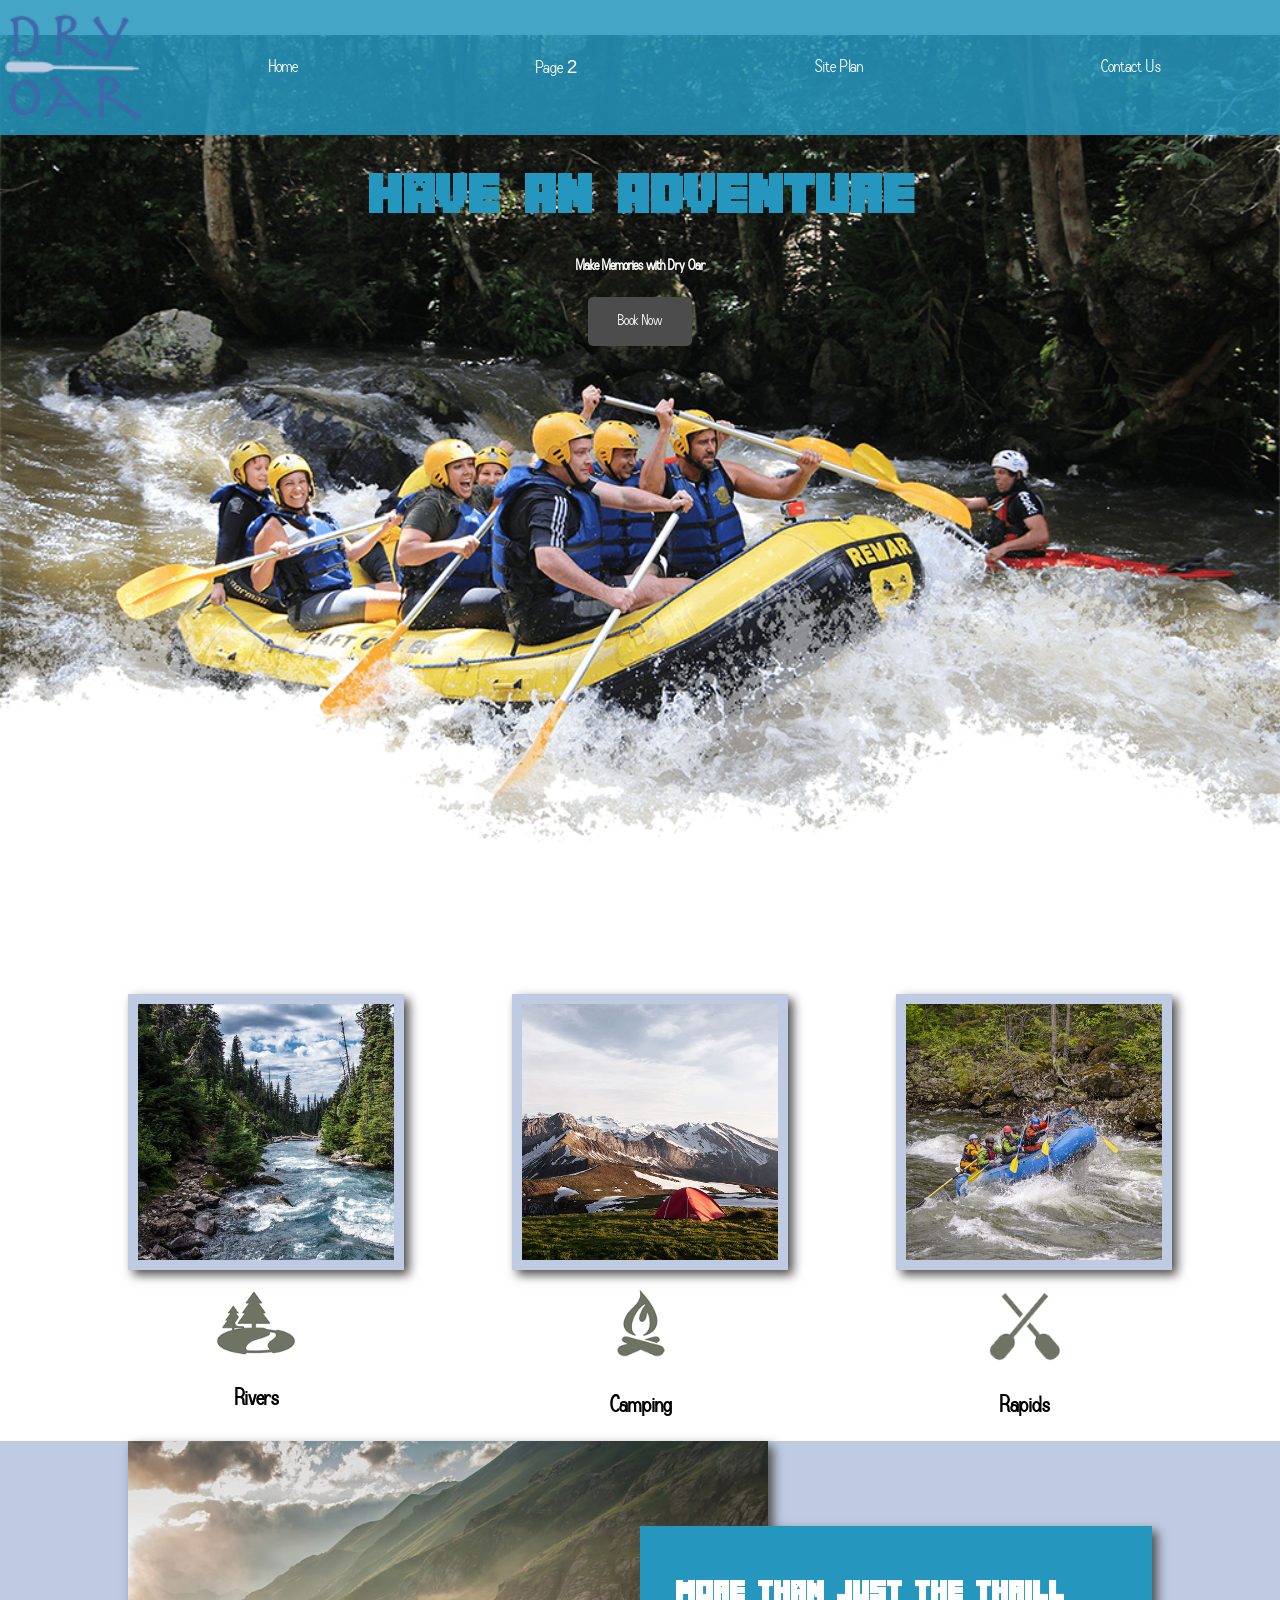
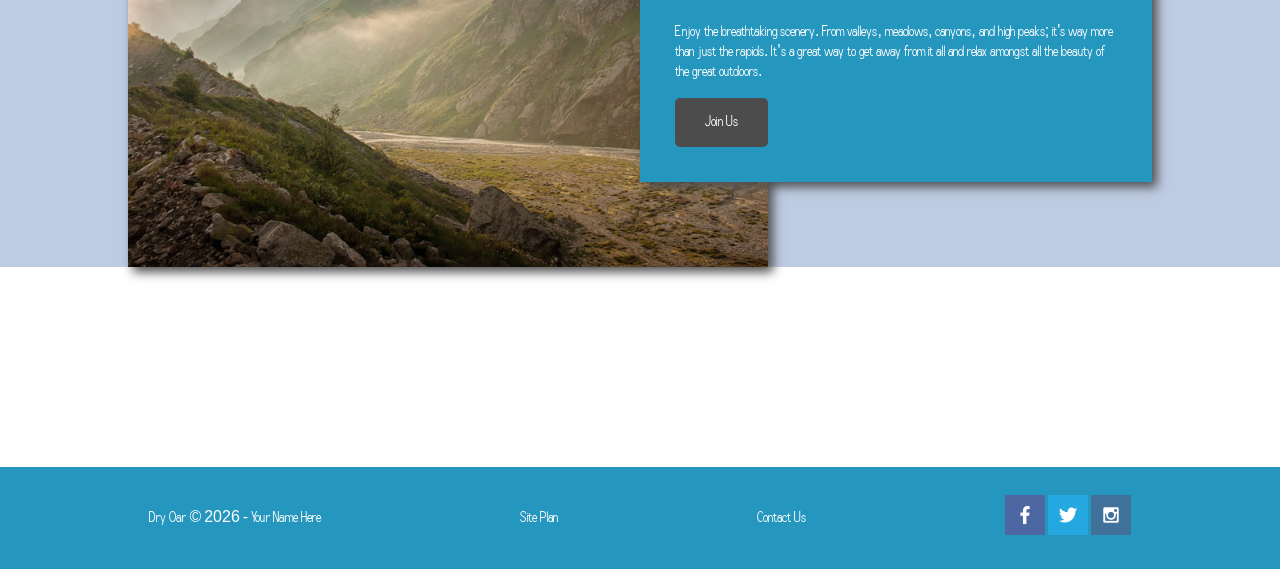
<file: index.html>
<!DOCTYPE html>
<html lang="en">
<head>
    <meta charset="UTF-8">
    <meta name="viewport" content="width=device-width, initial-scale=1.0">
    <title>Whitewater Rafting Vacations | Dry Oar Boating | Home</title>
    <link rel="stylesheet" href="wwr/styles/style.css">
</head>
<body>
    <div id="content">
        <header>
            <a id="logo_link" href="index.html">
                <img class="logo" src="wwr/images/bluelogo.png" alt="Dry Oar Logo">
            </a>
            <nav>
                <a href="index.html">Home</a>
                <a href="#">Page 2</a>
                <a href="wwr/site-plan-rafting.html">Site Plan</a>
                <a href="contactus.html">Contact Us</a>
            </nav>
        </header>

        <div id="hero">
            <div id="hero-box">
                <img id="hero-img" src="wwr/images/hero.png" alt="People enjoying white water rafting">
            </div>
            <section id="hero-msg">
                <h1 class="home-title">Have An Adventure</h1>
                <h4>Make Memories with Dry Oar </h4>
                <div class='button-box'>
                    <a class='book' href="contactus.html">Book Now</a>
                </div>
            </section>
        </div>

        <main class="home-grid">
            <section class="rivers-card">
                <img class="card-img" src="wwr/images/rivers.jpg" alt="river in forest">
                <img class="icon" src="wwr/images/river_icon.png" alt="river icon">
                <h2>Rivers</h2>
            </section>

            <section class="camping-card">
                <img class="card-img" src="wwr/images/camping.jpg" alt="tent in mountains">
                <img class="icon" src="wwr/images/fire_icon.png" alt="fire icon">
                <h2>Camping</h2>
            </section>

            <section class="rapids-card">
                <img class="card-img" src="wwr/images/rapids.jpg" alt="rafting boat">
                <img class="icon" src="wwr/images/oars.png" alt="oars icon">
                <h2>Rapids</h2>
            </section>

            <div id="background"></div> 
            <img class="mountains" src="wwr/images/mountains.jpg" alt="Misty mountains">
            
            <section class="msg">
                <h2>More Than Just The Thrill</h2>
                <p>Enjoy the breathtaking scenery. From valleys, meadows, canyons, and high peaks; it's way more than just the rapids. It's a great way to get away from it all and relax amongst all the beauty of the great outdoors. </p>
                <a class='join' href="rivers.html">Join Us</a>
            </section>
        </main>

        <footer>
            <p>Dry Oar &copy; 2026 - Your Name Here</p>
            <p><a href="site-plan-rafting.html">Site Plan</a></p>
            <p><a href="contactus.html">Contact Us</a></p>
            <div class="social">
                <a href="https://facebook.com" target="_blank">
                    <img src="wwr/images/facebook.png" alt="fb icon">
                </a>
                <a href="https://twitter.com" target="_blank">
                    <img src="wwr/images/twitter.png" alt="twitter icon">
                </a>
                <a href="https://instagram.com" target="_blank">
                    <img src="wwr/images/instagram.png" alt="instagram icon">
                </a>
            </div>
        </footer>
    </div>
</body>
</html>
</file>
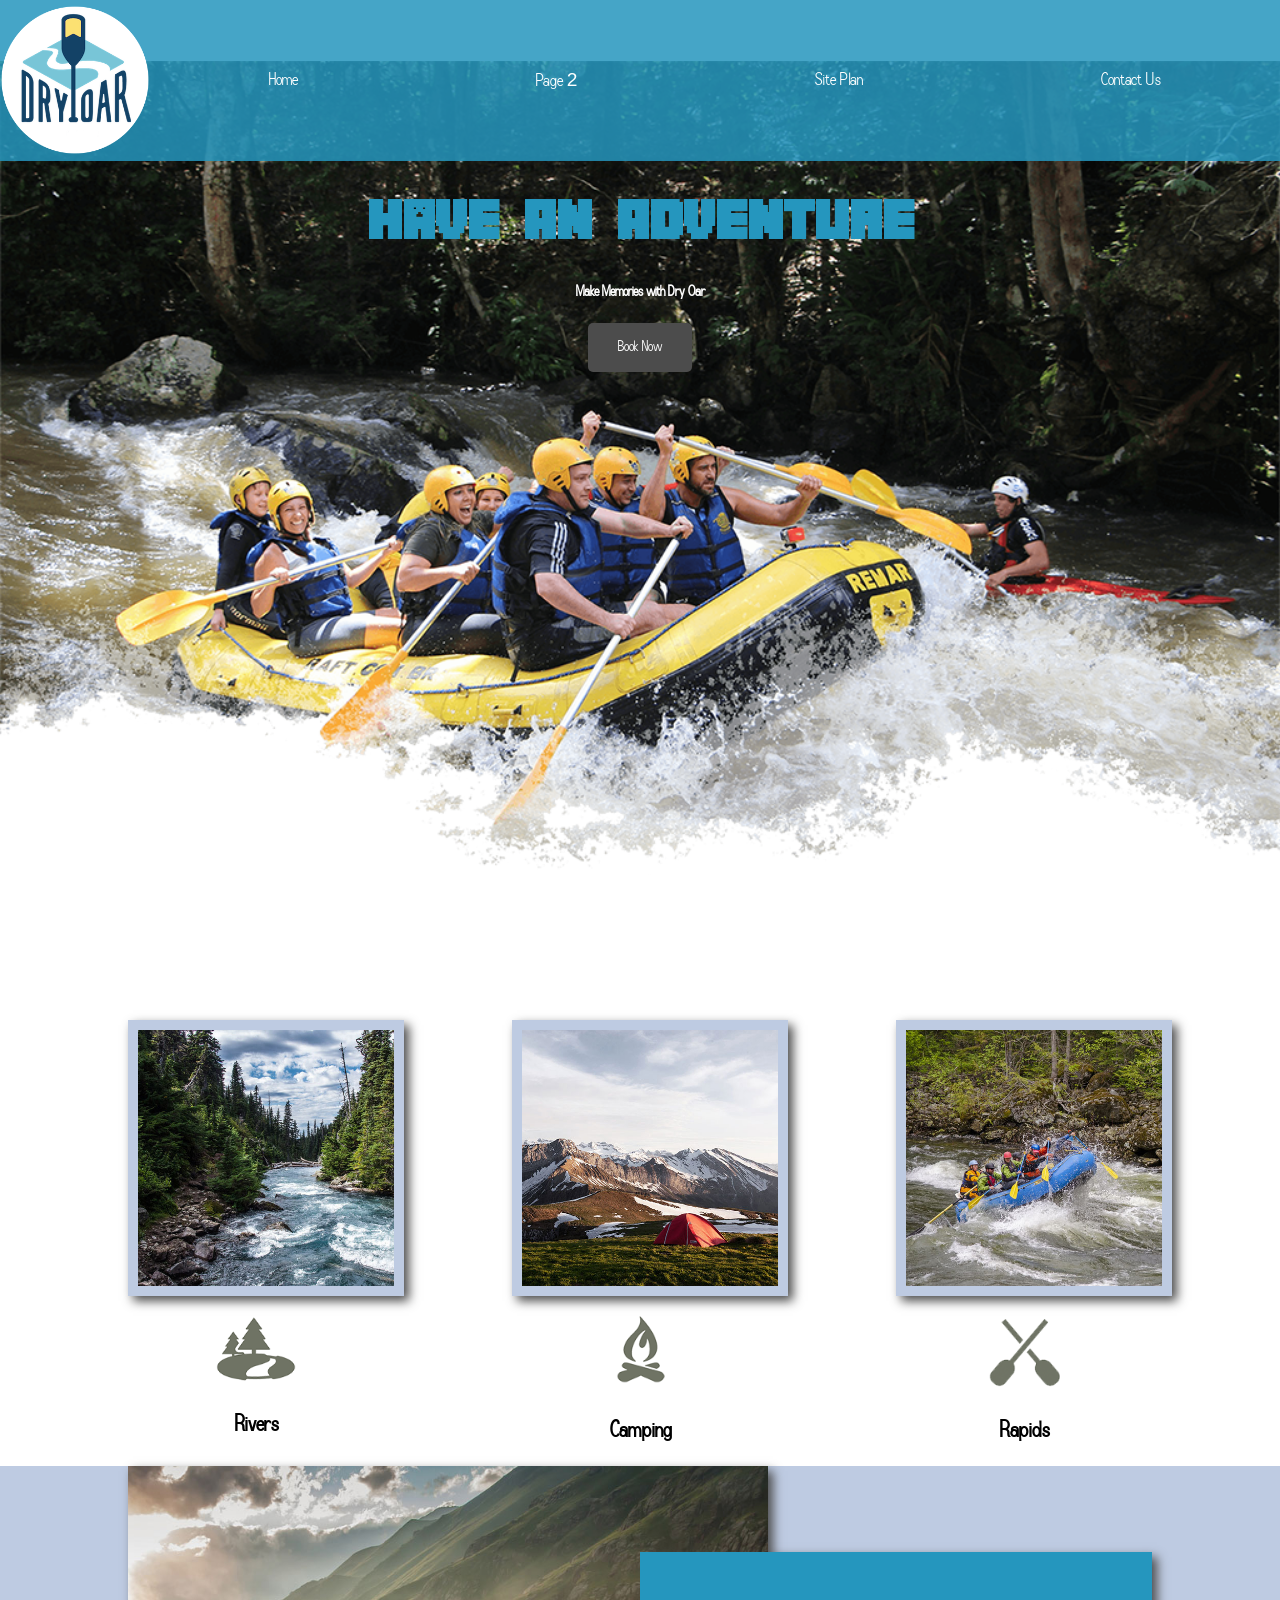
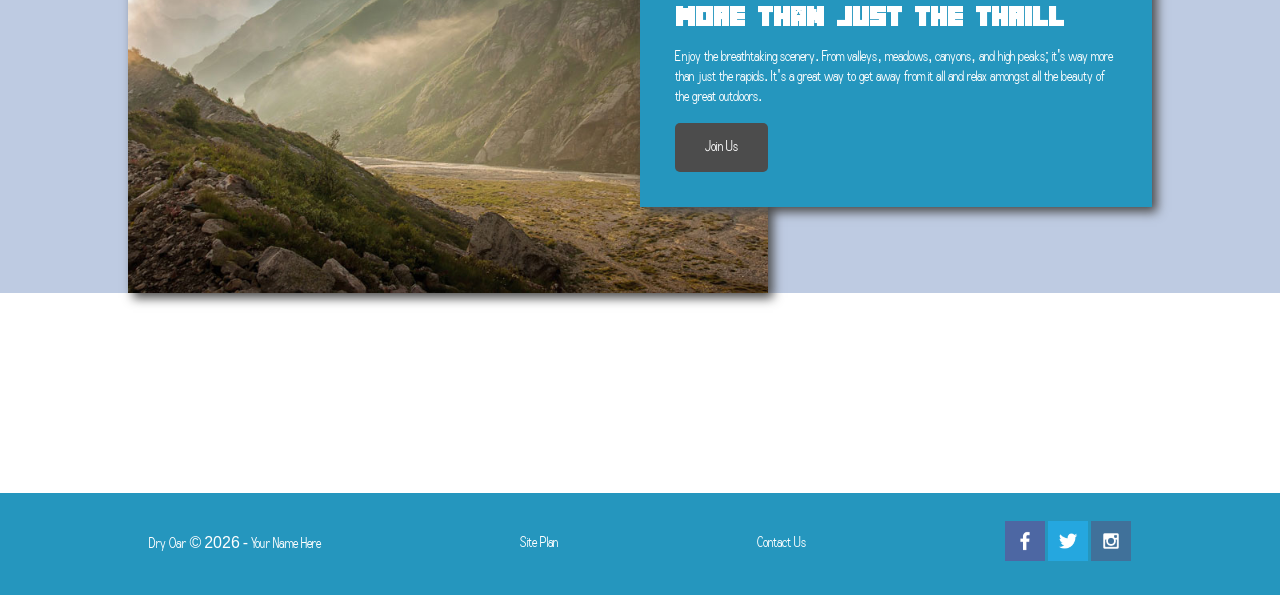
<file: wwr/index.html>
<!DOCTYPE html>
<html lang="en">
<head>
    <meta charset="UTF-8">
    <meta name="viewport" content="width=device-width, initial-scale=1.0">
    <title>Whitewater Rafting Vacations | Dry Oar Boating | Home</title>
    <link rel="stylesheet" href="styles/style.css">
</head>
<body>
    <div id="content">
        <header>
            <a id="logo_link" href="index.html">
                <img class="logo" src="images/logo.png" alt="Dry Oar Logo">
            </a>
            <nav>
                <a href="index.html">Home</a>
                <a href="#">Page 2</a>
                <a href="site-plan-rafting.html">Site Plan</a>
                <a href="contactus.html">Contact Us</a>
            </nav>
        </header>

        <div id="hero">
            <div id="hero-box">
                <img id="hero-img" src="images/hero.png" alt="People enjoying white water rafting">
            </div>
            <section id="hero-msg">
                <h1 class="home-title">Have An Adventure</h1>
                <h4>Make Memories with Dry Oar </h4>
                <div class='button-box'>
                    <a class='book' href="contactus.html">Book Now</a>
                </div>
            </section>
        </div>

        <main class="home-grid">
            <section class="rivers-card">
                <img class="card-img" src="images/rivers.jpg" alt="river in forest">
                <img class="icon" src="images/river_icon.png" alt="river icon">
                <h2>Rivers</h2>
            </section>

            <section class="camping-card">
                <img class="card-img" src="images/camping.jpg" alt="tent in mountains">
                <img class="icon" src="images/fire_icon.png" alt="fire icon">
                <h2>Camping</h2>
            </section>

            <section class="rapids-card">
                <img class="card-img" src="images/rapids.jpg" alt="rafting boat">
                <img class="icon" src="images/oars.png" alt="oars icon">
                <h2>Rapids</h2>
            </section>

            <div id="background"></div> 
            <img class="mountains" src="images/mountains.jpg" alt="Misty mountains">
            
            <section class="msg">
                <h2>More Than Just The Thrill</h2>
                <p>Enjoy the breathtaking scenery. From valleys, meadows, canyons, and high peaks; it's way more than just the rapids. It's a great way to get away from it all and relax amongst all the beauty of the great outdoors. </p>
                <a class='join' href="rivers.html">Join Us</a>
            </section>
        </main>

        <footer>
            <p>Dry Oar &copy; 2026 - Your Name Here</p>
            <p><a href="site-plan-rafting.html">Site Plan</a></p>
            <p><a href="contactus.html">Contact Us</a></p>
            <div class="social">
                <a href="https://facebook.com" target="_blank">
                    <img src="images/facebook.png" alt="fb icon">
                </a>
                <a href="https://twitter.com" target="_blank">
                    <img src="images/twitter.png" alt="twitter icon">
                </a>
                <a href="https://instagram.com" target="_blank">
                    <img src="images/instagram.png" alt="instagram icon">
                </a>
            </div>
        </footer>
    </div>
</body>
</html>
</file>
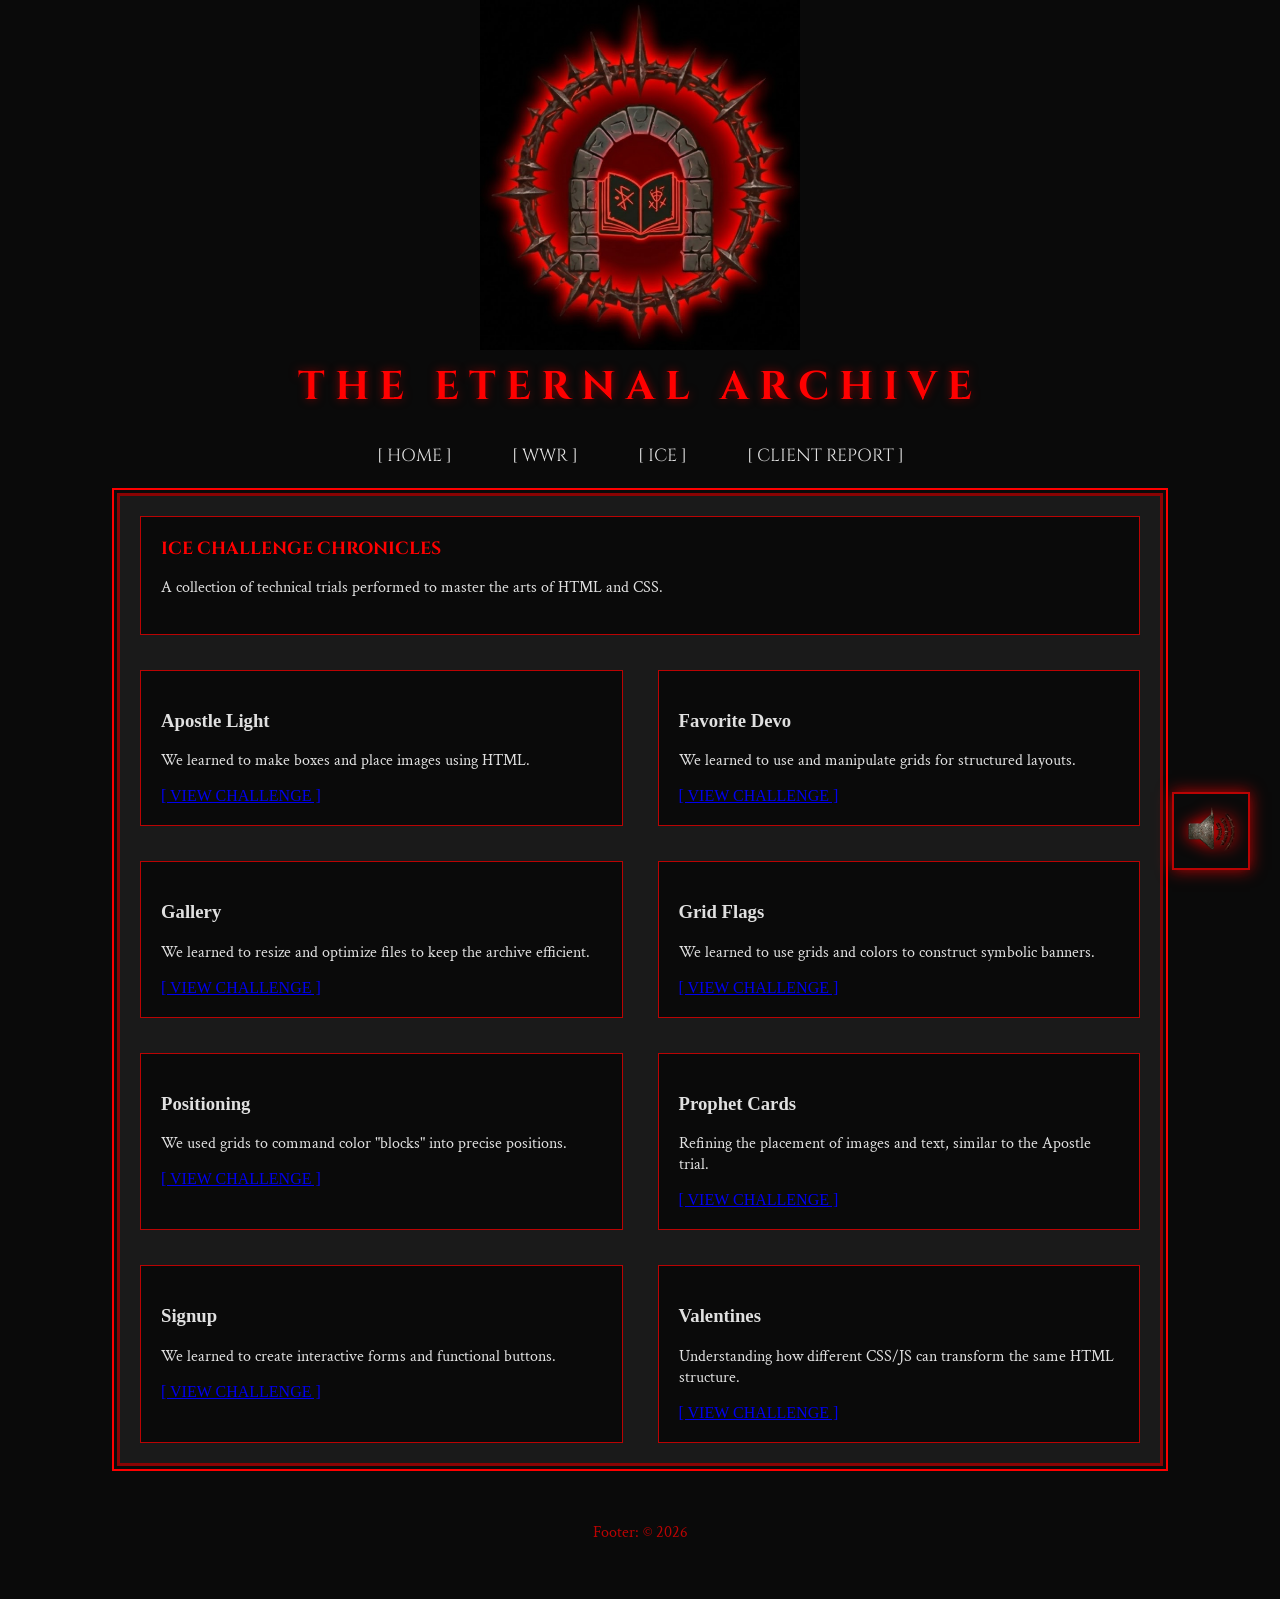
<file: portfolio/ice.html>
<!DOCTYPE html>
<html lang="en">
<head>
    <meta charset="UTF-8">
    <meta name="viewport" content="width=device-width, initial-scale=1.0">
    <title>ICE Archive | The Eternal Archive</title>
    <link rel="stylesheet" href="styles/styles.css">
</head>
<body>

    <header class="sanctuary-header">
        <img src="images/logo_port.png" alt="The Spiked Arch" class="main-logo">
        <h1>The Eternal Archive</h1>
        <nav class="sacred-nav">
            <a href="portfolio.html">[ HOME ]</a>
            <a href="../wwr/index.html">[ WWR ]</a>
            <a href="ice.html">[ ICE ]</a>
            <a href="../project/client_report.html">[ CLIENT REPORT ]</a>
        </nav>
    </header>

    <main class="archive-grid">
        <section class="grid-item wide">
            <h2>ICE CHALLENGE CHRONICLES</h2>
            <p>A collection of technical trials performed to master the arts of HTML and CSS.</p>
        </section>

        <section class="grid-item">
            <h3>Apostle Light</h3>
            <p>We learned to make boxes and place images using HTML.</p>
            <a href="../ice/apostle_spotlight/apostle_spotlight/apostles.html" target="_blank">[ VIEW CHALLENGE ]</a>
        </section>

        <section class="grid-item">
            <h3>Favorite Devo</h3>
            <p>We learned to use and manipulate grids for structured layouts.</p>
            <a href="../ice/favorite_devo/favorite_devo/favdevo.html" target="_blank">[ VIEW CHALLENGE ]</a>
        </section>

        <section class="grid-item">
            <h3>Gallery</h3>
            <p>We learned to resize and optimize files to keep the archive efficient.</p>
            <a href="../ice/gallery/gallery/gallery.html" target="_blank">[ VIEW CHALLENGE ]</a>
        </section>

        <section class="grid-item">
            <h3>Grid Flags</h3>
            <p>We learned to use grids and colors to construct symbolic banners.</p>
            <a href="../ice/grid_flags/grid_flags/flags.html" target="_blank">[ VIEW CHALLENGE ]</a>
        </section>

        <section class="grid-item">
            <h3>Positioning</h3>
            <p>We used grids to command color "blocks" into precise positions.</p>
            <a href="../ice/positioning/positioning/positioning.html" target="_blank">[ VIEW CHALLENGE ]</a>
        </section>

        <section class="grid-item">
            <h3>Prophet Cards</h3>
            <p>Refining the placement of images and text, similar to the Apostle trial.</p>
            <a href="../ice/prophet_cards/oaks.html" target="_blank">[ VIEW CHALLENGE ]</a>
        </section>

        <section class="grid-item">
            <h3>Signup</h3>
            <p>We learned to create interactive forms and functional buttons.</p>
            <a href="../ice/signup/signup.html" target="_blank">[ VIEW CHALLENGE ]</a>
        </section>

        <section class="grid-item">
            <h3>Valentines</h3>
            <p>Understanding how different CSS/JS can transform the same HTML structure.</p>
            <a href="../ice/valentines/valentines/index.html" target="_blank">[ VIEW CHALLENGE ]</a>
        </section>
    </main>

    <footer style="text-align: center; color: #ba0303; padding: 20px; font-family: 'Crimson Text', serif;">
        <p>Footer: © 2026</p>
    </footer>

    <div class="audio-container">
        <audio id="bg-track" src="audio/web_background_audio.mp3"></audio>
        <button id="mute-btn" class="audio-btn">
            <img id="audio-icon" src="images/audio_icon_off.png" alt="Mute Toggle">
        </button>
    </div>

    <script>
        const track = document.getElementById('bg-track');
        const playlist = [
            "audio/web_background_audio.mp3",
            "audio/web_background_audio_2.mp3"
        ];
        let currentTrack = 0;

        // Logic to switch tracks automatically
        track.addEventListener('ended', () => {
            currentTrack = (currentTrack + 1) % playlist.length;
            track.src = playlist[currentTrack];
            track.play();
        });
        document.addEventListener('click', () => {
            if (track.paused) {
                track.play();
            }
        }, { once: true });

        const audio = document.getElementById('bg-track');
        const muteBtn = document.getElementById('mute-btn');
        const icon = document.getElementById('audio-icon');

        const songs = [
            "audio/web_background_audio.mp3",
            "audio/web_background_audio_2.mp3"
        ];
        let songIndex = 0;

    
        muteBtn.addEventListener('click', () => {
            audio.muted = !audio.muted;
    
            if (audio.muted) {
        icon.classList.add('is-muted');
         } else {
        icon.classList.remove('is-muted');
            if (audio.paused) audio.play();
            }
        });


        audio.addEventListener('ended', () => {
            songIndex = (songIndex + 1) % songs.length;
            audio.src = songs[songIndex];
            audio.play();
        });

        document.addEventListener('click', () => {
            if (audio.paused && !audio.muted) audio.play();
        }, { once: true });
    </script>

</body>
</html>
</file>
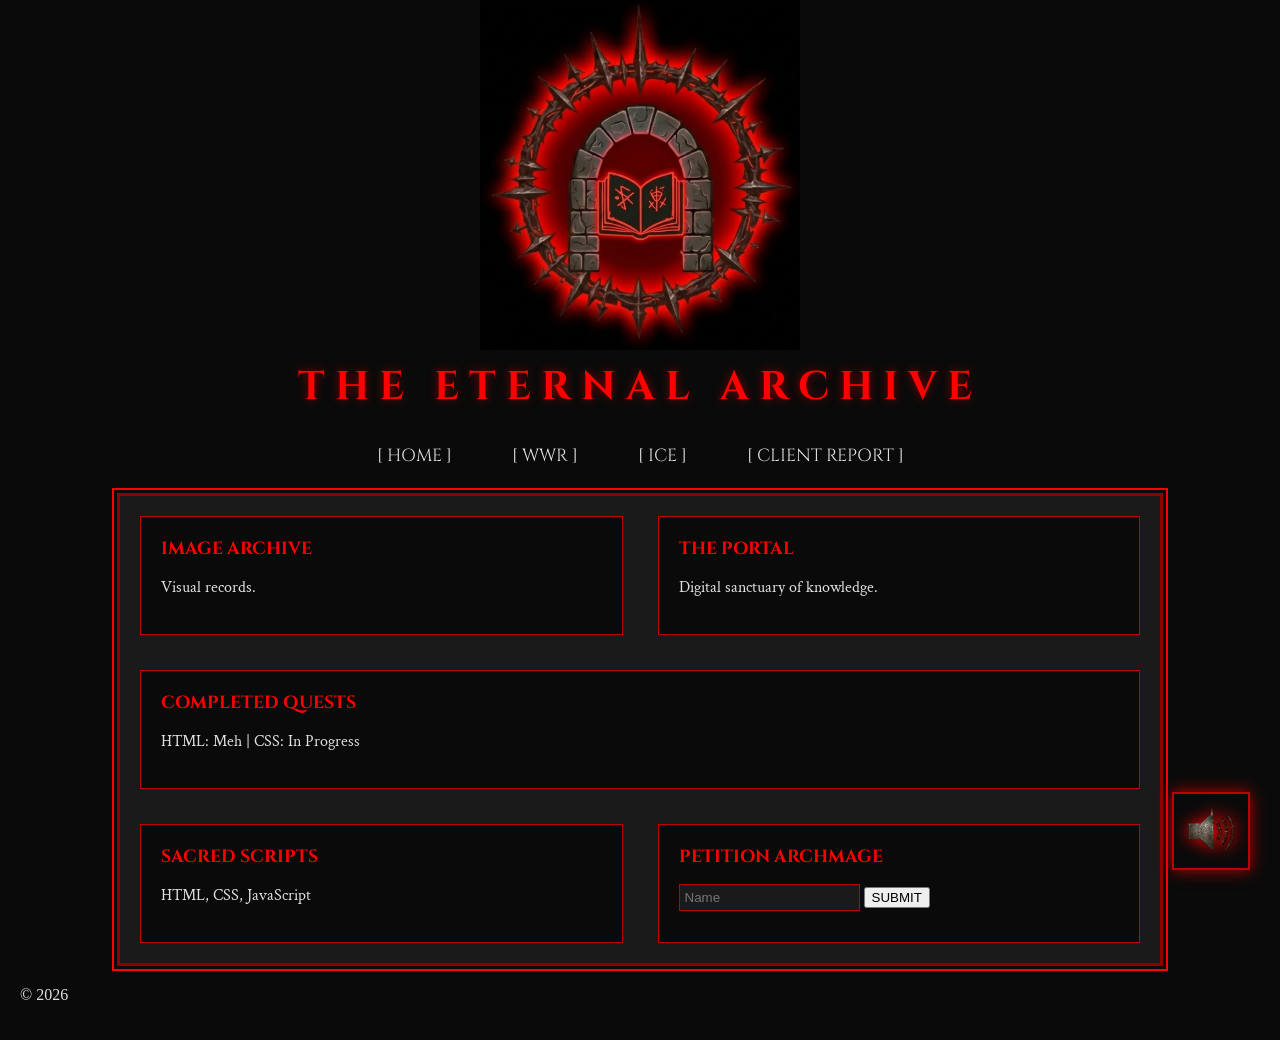
<file: portfolio/portfolio.html>
<!DOCTYPE html>
<html lang="en">
<head>
    <link rel="stylesheet" href="styles/styles.css">
    <meta charset="UTF-8">
    <title>The Eternal Archive</title>
</head>

<body>
<div class="audio-container">
    <audio id="bg-track" src="audio/web_background_audio.mp3"></audio>

    <button id="mute-btn" class="audio-btn">
        <img id="audio-icon" src="images/audio_icon_off.png" alt="Audio Toggle">
    </button>
</div>
<header class="sanctuary-header">
    <img src="images/logo_port.png" alt="The Spiked Arch" class="main-logo">
    <h1>The Eternal Archive</h1>
   <nav class="sacred-nav">
    <a href="portfolio.html">[ HOME ]</a>
    <a href="../wwr/index.html">[ WWR ]</a> 
    <a href="ice.html">[ ICE ]</a>      
    <a href="../project/client_report.html">[ CLIENT REPORT ]</a>
    
</nav>
</header>

<main class="archive-grid">
    <section class="grid-item">
        <h2>IMAGE ARCHIVE</h2>
        <p>Visual records.</p>
    </section>

    <section class="grid-item">
        <h2>THE PORTAL</h2>
        <p>Digital sanctuary of knowledge.</p>
    </section>

    <section class="grid-item wide">
        <h2>COMPLETED QUESTS</h2>
        <p>HTML: Meh | CSS: In Progress</p>
    </section>

    <section class="grid-item">
        <h2>SACRED SCRIPTS</h2>
        <p>HTML, CSS, JavaScript</p>
    </section>

    <section class="grid-item">
        <h2>PETITION ARCHMAGE</h2>
        <form>
            <input type="text" placeholder="Name">
            <button type="submit">SUBMIT</button>
        </form>
    </section>
</main>
    
    <footer>
        <p>© 2026</p>
    </footer>
  <script>
        const track = document.getElementById('bg-track');
        const playlist = [
            "audio/web_background_audio.mp3",
            "audio/web_background_audio_2.mp3"
        ];
        let currentTrack = 0;

        // Logic to switch tracks automatically
        track.addEventListener('ended', () => {
            currentTrack = (currentTrack + 1) % playlist.length;
            track.src = playlist[currentTrack];
            track.play();
        });
        document.addEventListener('click', () => {
            if (track.paused) {
                track.play();
            }
        }, { once: true });

        const audio = document.getElementById('bg-track');
        const muteBtn = document.getElementById('mute-btn');
        const icon = document.getElementById('audio-icon');

        const songs = [
            "audio/web_background_audio.mp3",
            "audio/web_background_audio_2.mp3"
        ];
        let songIndex = 0;

    
        muteBtn.addEventListener('click', () => {
            audio.muted = !audio.muted;
    
            if (audio.muted) {
        icon.classList.add('is-muted');
         } else {
        icon.classList.remove('is-muted');
            if (audio.paused) audio.play();
            }
        });


        audio.addEventListener('ended', () => {
            songIndex = (songIndex + 1) % songs.length;
            audio.src = songs[songIndex];
            audio.play();
        });

        document.addEventListener('click', () => {
            if (audio.paused && !audio.muted) audio.play();
        }, { once: true });
    </script>
</body>
</html>
</file>
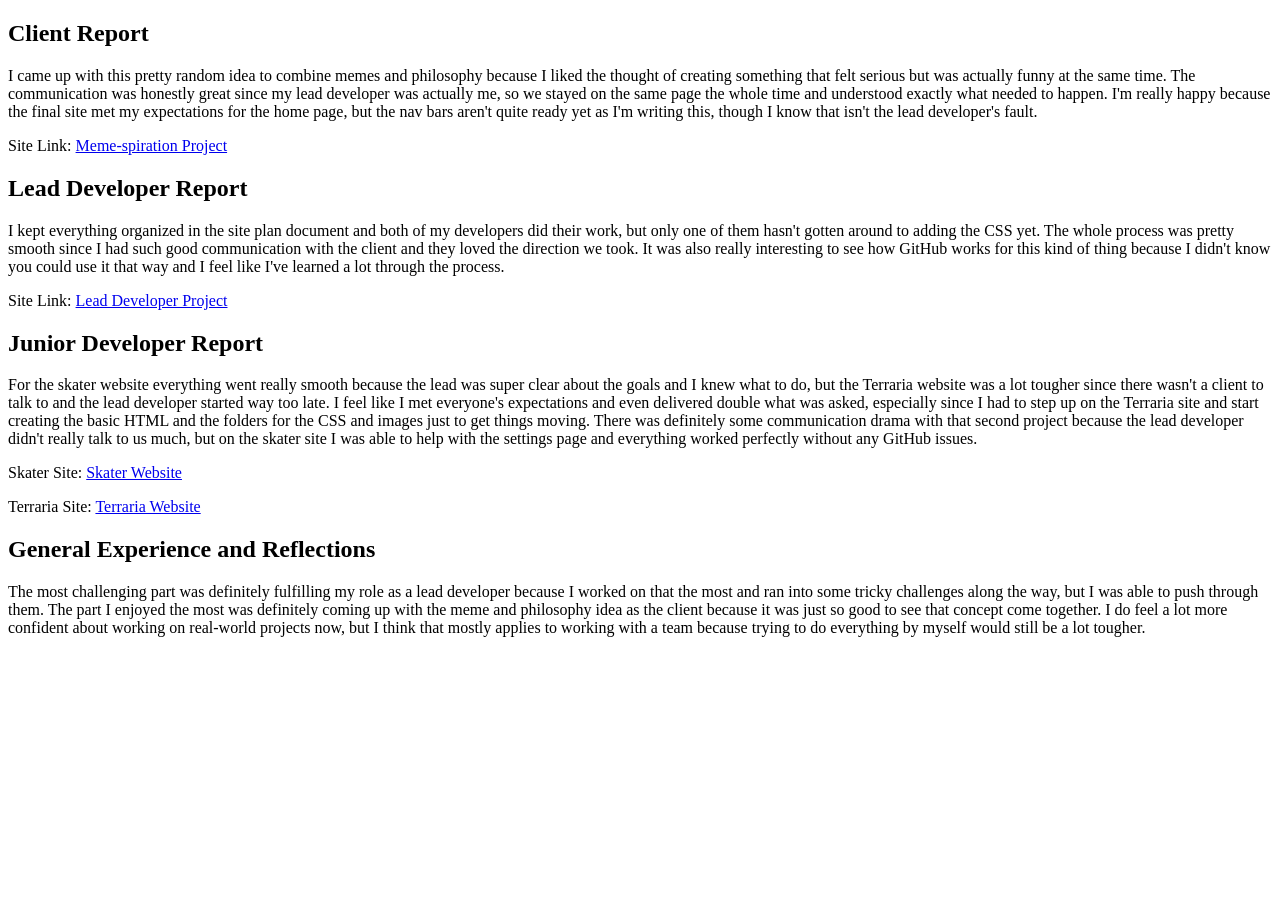
<file: project/client_report.html>
<!DOCTYPE html>
<html lang="en">
<head>
    <meta charset="UTF-8">
    <meta name="viewport" content="width=device-width, initial-scale=1.0">
    <title>Course Project Report</title>
</head>
<body>

    <h2>Client Report</h2>
    <p>I came up with this pretty random idea to combine memes and philosophy because I liked the thought of creating something that felt serious but was actually funny at the same time. The communication was honestly great since my lead developer was actually me, so we stayed on the same page the whole time and understood exactly what needed to happen. I'm really happy because the final site met my expectations for the home page, but the nav bars aren't quite ready yet as I'm writing this, though I know that isn't the lead developer's fault.</p>
    <p>Site Link: <a href="https://rayce303.github.io/wdd130-moreno/index.html">Meme-spiration Project</a></p>

    <h2>Lead Developer Report</h2>
    <p>I kept everything organized in the site plan document and both of my developers did their work, but only one of them hasn't gotten around to adding the CSS yet. The whole process was pretty smooth since I had such good communication with the client and they loved the direction we took. It was also really interesting to see how GitHub works for this kind of thing because I didn't know you could use it that way and I feel like I've learned a lot through the process.</p>
    <p>Site Link: <a href="https://www-al37.github.io/wdd130-orullian/">Lead Developer Project</a></p>

    <h2>Junior Developer Report</h2>
    <p>For the skater website everything went really smooth because the lead was super clear about the goals and I knew what to do, but the Terraria website was a lot tougher since there wasn't a client to talk to and the lead developer started way too late. I feel like I met everyone's expectations and even delivered double what was asked, especially since I had to step up on the Terraria site and start creating the basic HTML and the folders for the CSS and images just to get things moving. There was definitely some communication drama with that second project because the lead developer didn't really talk to us much, but on the skater site I was able to help with the settings page and everything worked perfectly without any GitHub issues.</p>
    <p>Skater Site: <a href="https://violet-foxe.github.io/wdd130-hancock/profile.html">Skater Website</a></p>
    <p>Terraria Site: <a href="https://johncypherac3.github.io/wdd130-salmon/dev_1.html">Terraria Website</a></p>

    <h2>General Experience and Reflections</h2>
    <p>The most challenging part was definitely fulfilling my role as a lead developer because I worked on that the most and ran into some tricky challenges along the way, but I was able to push through them. The part I enjoyed the most was definitely coming up with the meme and philosophy idea as the client because it was just so good to see that concept come together. I do feel a lot more confident about working on real-world projects now, but I think that mostly applies to working with a team because trying to do everything by myself would still be a lot tougher.</p>

</body>
</html>
</file>
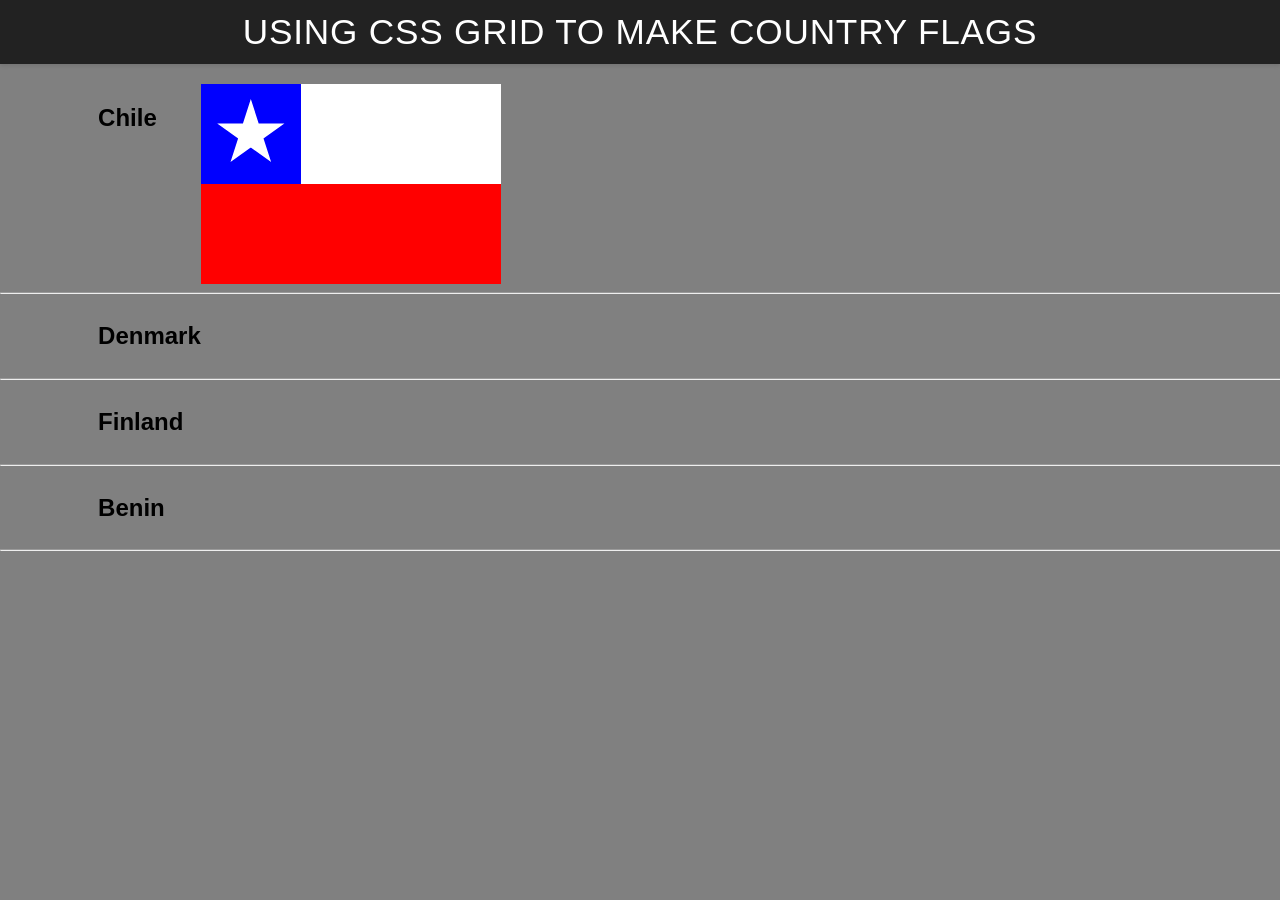
<file: ice/grid_flags/flags.html>
<!DOCTYPE html>
<html lang="en">

<head>
    <meta charset="UTF-8">
    <meta name="viewport" content="width=device-width, initial-scale=1.0">
    <title>Flag</title>
    <style>
        body {
            margin: 0;
            font-family: 'Helvetica Neue', sans-serif;
            background-color: gray;
        }

        header {
            background-color: #222;
            color: #fff;
            padding: 0.75rem 1.5rem;
            display: flex;
            align-items: center;
            justify-content: center;
            font-size: 1.1rem;
            letter-spacing: 0.05rem;
            text-transform: uppercase;
            box-shadow: 0 2px 4px rgba(0, 0, 0, 0.1);
        }

        header h1 {
            margin: 0;
            font-weight: 400;
        }
        main {
            display: grid;
            grid-template-columns: .1fr .1fr 1fr .1fr;
            margin-top: 20px;
        }
        hr {
            width: 100%;
            grid-column: 1 / 5;
        }
        h2 {
            grid-column: 2/3;
        }

        #blue {
            background: blue;
            grid-column: 1 / 2;
            display: grid;
            align-items: center;
            justify-items: center;
        }

        #white {
            background: white;
            grid-column: 2 / 4;
        }

        #red {
            background: red;
            grid-column: 1 / 4;
        }

        #chile {
            display: grid;
            grid-template-columns: 1fr 1fr 1fr;
            grid-template-rows: 1fr 1fr;
            height: 200px;
            width: 300px;
        }

        .star {
            width: 70px;
            aspect-ratio: 1;
            background: white;
            clip-path: polygon(50% 0, 79% 90%, 2% 35%, 98% 35%, 21% 90%);
        }
    </style>
</head>

<body>
    <header>
        <h1>Using CSS Grid to make Country Flags</h1>
    </header>
    <main>
        <h2>Chile</h2>
        <div id="chile">
            <div id="blue">
                <div class="star"></div>
            </div>
            <div id="white"></div>
            <div id="red"></div>
        </div>
        <hr>

        <h2>Denmark</h2>
        <div id="denmark">
            <div id="dred1"></div>
            <div id="dred2"></div>
            <div id="dred3"></div>
            <div id="dred4"></div>
        </div>
        <hr>

        <h2>Finland</h2>
        <div id="finland">
            <div id="fwhite1"></div>
            <div id="fwhite2"></div>
            <div id="fwhite3"></div>
            <div id="fwhite4"></div>
        </div>
        <hr>

        <h2>Benin</h2>
        <div id="benin">
            <div id="bgreen"></div>
            <div id="byellow"></div>
            <div id="bred"></div>
        </div>
        <hr>
    </main>
</body>

</html>
</file>
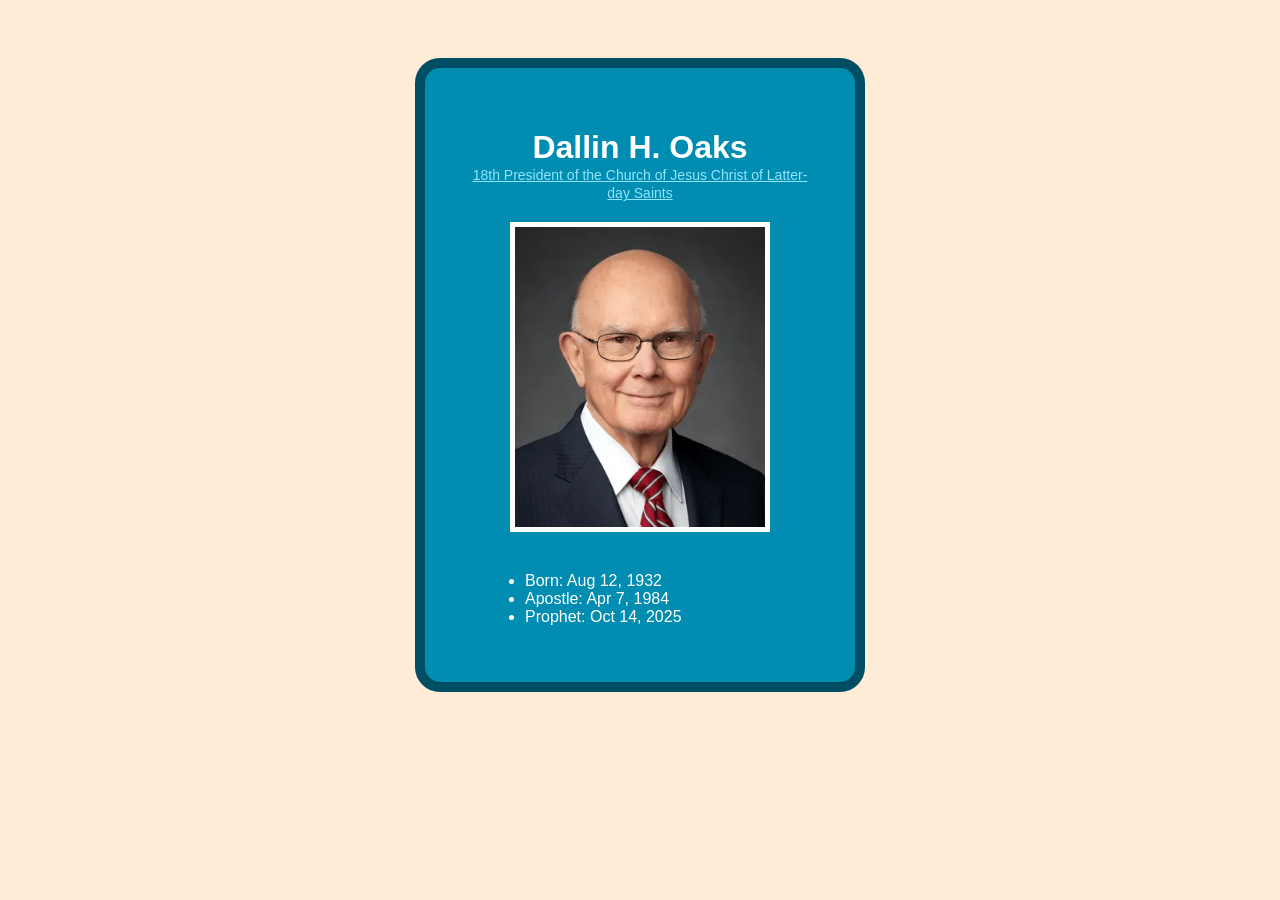
<file: ice/prophet_cards/oaks.html>
<!DOCTYPE html>
<html lang="en">
<head>
    <meta charset="UTF-8">
    <title>Dallin H. Oaks</title>
    <style>
        /* Basic body setup */
        body { 
            background-color: #FFECD7;
            font-family: Arial, Helvetica, sans-serif;
            text-align: center; /* Centers everything inside the body */
            padding-top: 50px;
        }

        /* The blue box */
        .card-box {
            background-color: #008db1;
            width: 350px;
            /* Using margin auto is the classic way to center a box */
            margin-left: auto;
            margin-right: auto;
            padding: 40px;
            /* Added 'solid' so the border actually shows up */
            border: 10px solid #004e63;
            border-radius: 25px;
        }

        h1 {
            color: #ffffff;
            margin-bottom: 0px;
        }

        /* The link styling */
        .subtitle-link {
            color: #91E4FB;
            font-size: 14px;
        }

        /* Making the image fit inside the box */
        .prophet-image {
            width: 250px;
            border: 5px solid white;
            margin-top: 20px;
            margin-bottom: 20px;
        }

        /* Simple list styling */
        ul {
            color: white;
            text-align: left; /* Lists look weird centered, so we align left */
            padding-left: 60px; /* Pushes it toward the middle */
        }
    </style>
</head>
<body>

    <div class="card-box">
        <h1>Dallin H. Oaks</h1>
        
        <a href="https://churchofjesuschrist.org" class="subtitle-link">
            18th President of the Church of Jesus Christ of Latter-day Saints
        </a>

        <br> <img src="images/oaks.webp" class="prophet-image">

        <ul>
            <li>Born: Aug 12, 1932</li>
            <li>Apostle: Apr 7, 1984</li>
            <li>Prophet: Oct 14, 2025</li>
        </ul>
    </div>

</body>
</html>
</file>
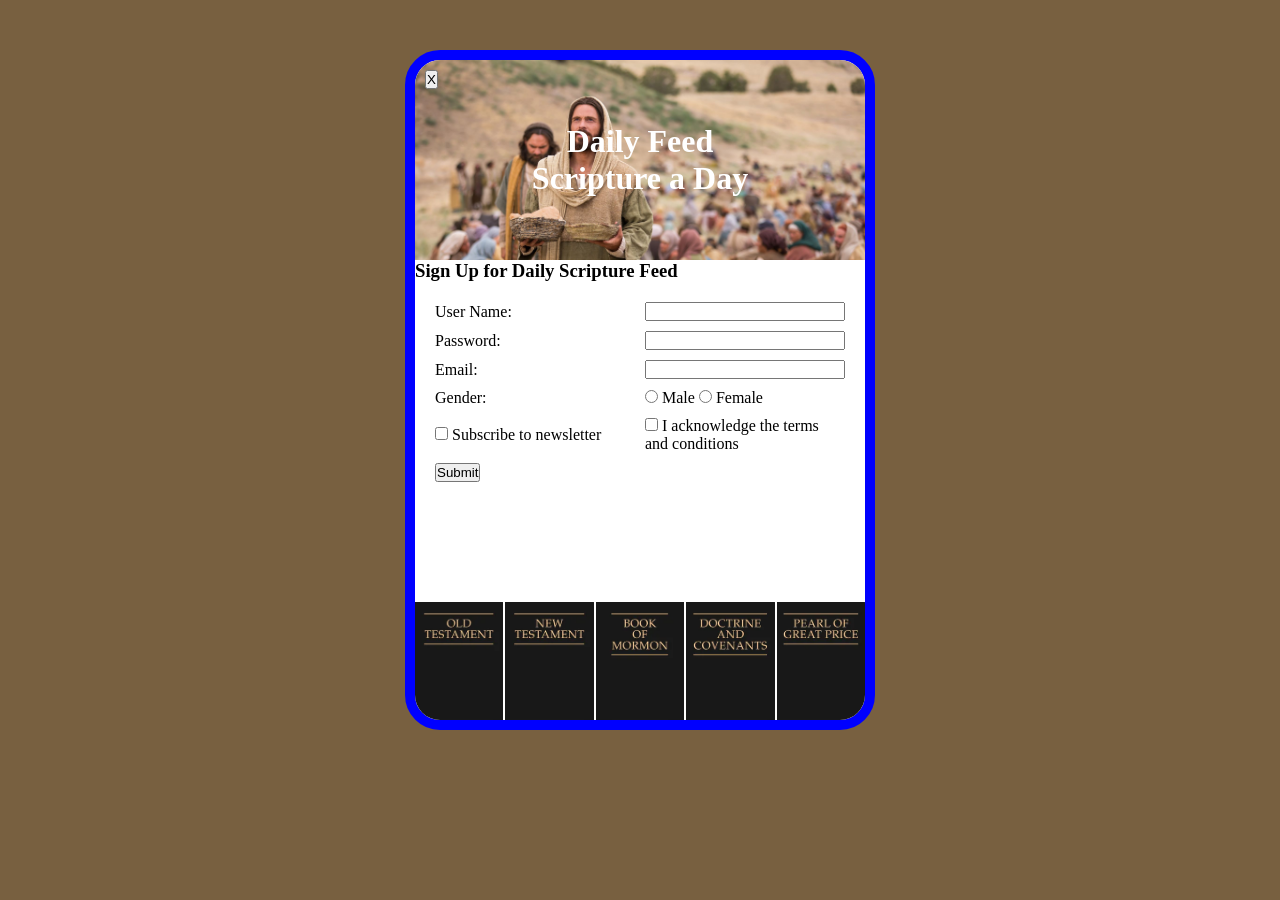
<file: ice/signup/signup.html>
<!DOCTYPE html>
<html lang="en">

<head>
    <meta charset="UTF-8">
    <meta name="viewport" content="width=device-width, initial-scale=1.0">
    <title>Daily Feed Sign Up</title>

    <style>
        * {
            margin: 0;
            padding: 0;
            
        }
        body {
            background: rgb(120, 96, 64);
            padding: 50px;
        }

        #formContainer {
            background-color: white;
            width: 450px;
            margin: auto;
            min-height: 600px;
            border: 10px solid blue; 
            border-radius: 35px;
            overflow: hidden;
            position: relative;
        }

        h1 {
            background-image: url(images/jesus_feeds_5000.jpeg);
            background-size: cover;
            background-position:top;
            height: 200px;
            color: white;
            display: flex;
            align-items: center;
            justify-content: center;
            text-align: center;
        }

        #closeBtn {
            position: absolute;
            top: 10px;
            left: 10px;
        }
        form{
            padding: 20px;
            display: grid;
            grid-template-columns: 1fr 1fr; 
            gap: 10px;
            align-items: center;
            text-align: left;
        }

        footer {
            display: grid;
            grid-template-columns: 1fr 1fr 1fr 1fr 1fr;
            margin-top: 100px; 
            gap: 2px; 
            
        }

        footer img {
            width: 100%;                
            height: auto;
            border-right: 20px; 
        }
        #newsletter{
            justify-content: center;
        }

        #conditions{
            text-align: center;
        }

    </style>




</head>

<body>
    <div id="formContainer">
        <button type="button" id="closeBtn">X</button>
        <h1>Daily Feed<br>Scripture a Day</h1>
        <h3>Sign Up for Daily Scripture Feed</h3>
        <form id="myForm">
            <label for="username">User Name:</label>
            <input type="text" id="username" name="username" required>

            <label for="password">Password:</label>
            <input type="password" id="password" name="password" required>

            <label for="email">Email:</label>
            <input type="email" id="email" name="email" required>

            <label>Gender:</label>
            <div>
                <input type="radio" id="male" name="gender" value="male" required>
                <label for="male">Male</label>
                <input type="radio" id="female" name="gender" value="female" required>
                <label for="female">Female</label>
            </div>

            <section>
                <input type="checkbox" id="newsletter" name="newsletter">
                <label for="newsletter">Subscribe to newsletter</label>
            </section>

            <section>
                <input type="checkbox" id="conditions" name="conditions" required>
                <label for="conditions">I acknowledge the terms and conditions</label>
            </section>

            <section>
                <button type="submit">Submit</button>
            </section>
        </form>
        <footer>
        <img src="images/old_testament.webp" alt="Old Testament">
        <img src="images/new_testament.webp" alt="New Testament">
        <img src="images/book_of_mormon.webp" alt="Book of Mormon">
        <img src="images/doctrine_and_covenants.webp" alt="Doctrine and Covenants">
        <img src="images/pearl_of_great_price.webp" alt="Pearl of Great Price">
    </footer>
    </div>

    <div id="output"></div>

    <script>
        // Here is some Javascript to start looking forward to wdd131
        document.getElementById("closeBtn").addEventListener("click", function () {
            document.getElementById("formContainer").style.display = "none";
         });
        const form = document.getElementById('myForm');
        const output = document.getElementById('output');

        form.addEventListener('submit', function (event) {
            event.preventDefault(); // Stop form from actually submitting

            const formData = new FormData(form);
            const entries = [];

            for (const [key, value] of formData.entries()) {
                if (key == "password") {
                    entries.push(`<strong>${key}</strong>: ${value} (you should probably encrypt the password)`);
                } else {
                    entries.push(`<strong>${key}</strong>: ${value}`);
                }
            }

            output.innerHTML = `
            <br>  
            <h3>Here is the data that would be sent to the server:</h3>
            <ul>
                ${entries.map(item => `<li>${item}</li>`).join('')}
            </ul>
            `;
                });
    </script>

</body>

</html>
</file>
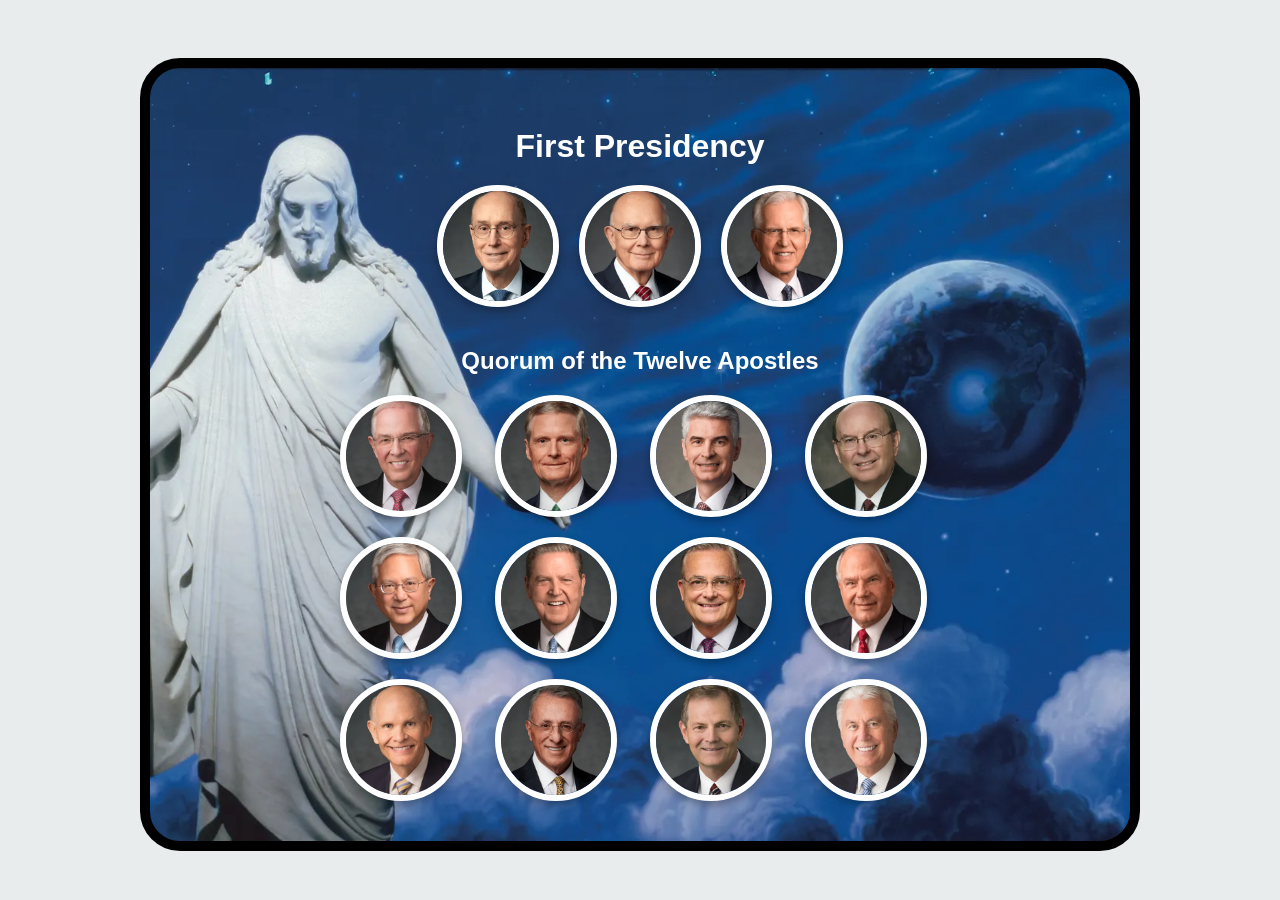
<file: ice/apostle_spotlight/apostle_spotlight/apostles.html>
<!DOCTYPE html>
<html lang="en">
<head>
    <meta charset="UTF-8">
    <meta name="viewport" content="width=device-width, initial-scale=1.0">
    <title>Apostles Spotlights</title>
<style>
    body {
        background-color: #e8eced;
        font-family: Arial, sans-serif;
        padding-top: 50px;
        display: flex;
        justify-content: center;
    }

    #wrapper {
        background-image: url(images/christus.webp);
        background-size: cover;
        background-position: center;
        border: 10px solid black;
        border-radius: 40px;
        padding: 40px;
        width: 900px; 
        text-align: center;
        color: white;
    }

    h1, h2 {
        margin: 20px 0;
        font-weight: bold;
    }

     
    #twelve {
        display: grid;
        grid-template-columns: repeat(4, 1fr); 
        gap: 20px;
        width: 600px; 
        margin: 0 auto; 
    }

        
    #pres {
        display: flex;
        justify-content: center;
        gap: 20px;
        margin-bottom: 40px;
    }

    img {
        border-radius: 50%;
        border: 6px solid white;
        width: 110px;
        height: 110px;
        object-fit: cover;
        box-shadow: 0px 4px 8px rgba(0,0,0,0.3);
    }
    </style>
</head>
<body>

    <div id="wrapper">
        <h1>First Presidency</h1>
        <div id="pres">
            <img src="images/eyring.webp" alt="">
            <img src="images/oaks.webp" alt="">
            <img src="images/christofferson.webp" alt="">  
        </div>
       
        <h2>Quorum of the Twelve Apostles</h2>
        <div id="twelve">
            <img src="images/anderson.webp" alt="">
            <img src="images/bednar.webp" alt="">
            <img src="images/causse.webp" alt="">
            <img src="images/cook.webp" alt="">
            <img src="images/gong.webp" alt="">
            <img src="images/holland.webp" alt="">
            <img src="images/kearon.webp" alt="">
            <img src="images/rasband.webp" alt="">
            <img src="images/renlund.webp" alt="">
            <img src="images/soares.webp" alt="">
            <img src="images/stevenson.webp" alt="">
            <img src="images/uchtdorf.webp" alt="">
        </div>
    </div>

</body>
</html>
</file>
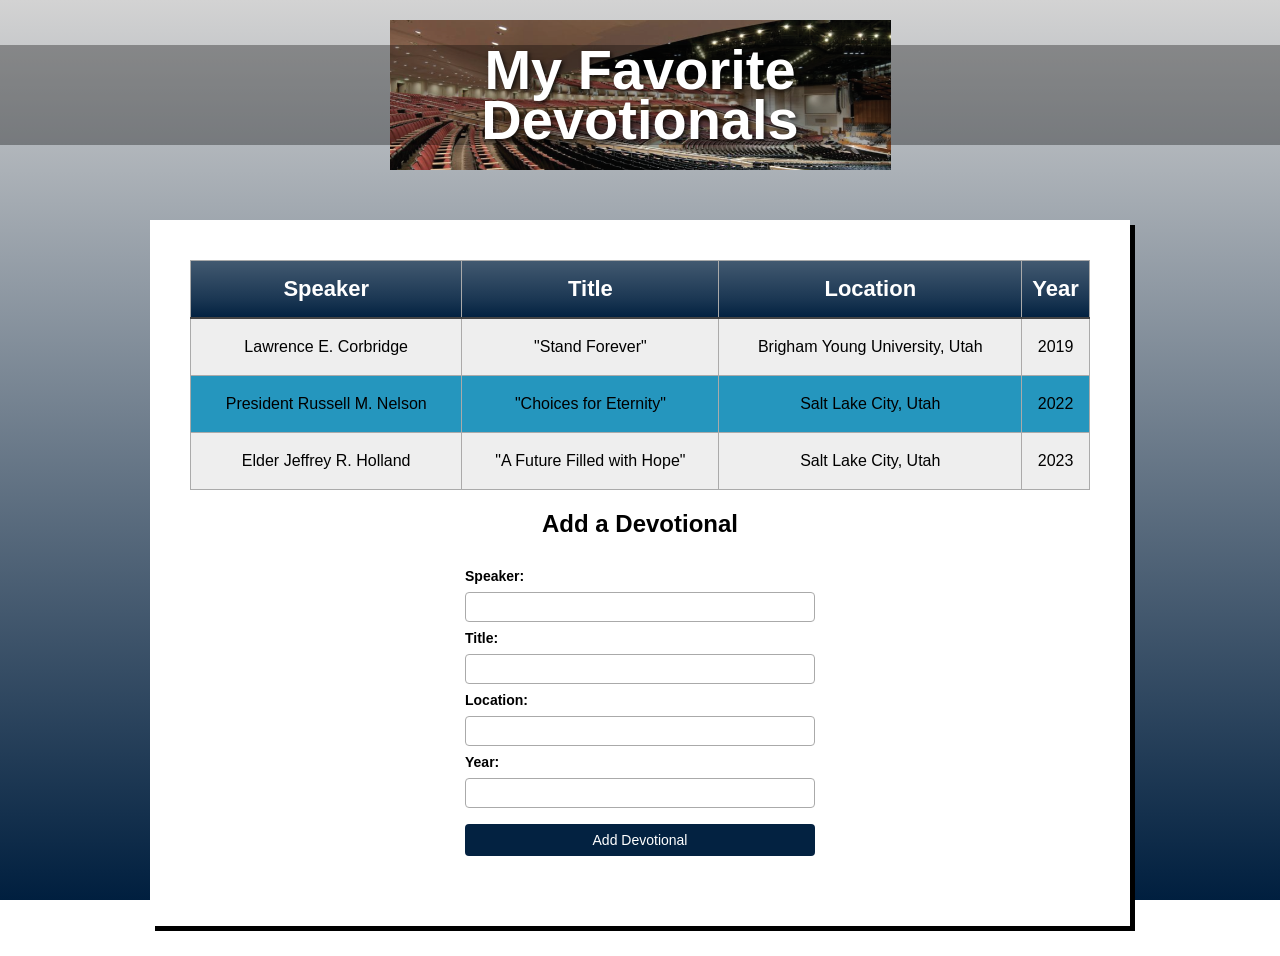
<file: ice/favorite_devo/favorite_devo/favdevo.html>
<!DOCTYPE html>
<html lang="en">
<head>
  <meta charset="UTF-8" />
  <meta name="viewport" content="width=device-width, initial-scale=1.0"/>
  <title>My Favorite Devotionals</title>
  <link rel="stylesheet" href="styles/styles.css" />
</head>
<body>
  <div class="container">
    <header class="header">
      <div class="header-image">
        <h1>My Favorite<br>Devotionals</h1>
      </div>
    </header>
    <main>
      <div class="content-box">
        <table class="blueTable">
          <thead>
          <tr>
            <th>Speaker</th>
            <th>Title</th>
            <th>Location</th>
            <th>Year</th>
          </tr>
          </thead>
          <tbody>
          <tr>
            <td>Lawrence E. Corbridge</td>
            <td>"Stand Forever"</td>
            <td>Brigham Young University, Utah</td>
            <td>2019</td>
          </tr>
          <tr>
            <td>President Russell M. Nelson</td>
            <td>"Choices for Eternity"</td>
            <td>Salt Lake City, Utah</td>
            <td>2022</td>
          </tr>
          <tr>
            <td>Elder Jeffrey R. Holland</td>
            <td>"A Future Filled with Hope"</td>
            <td>Salt Lake City, Utah</td>
            <td>2023</td>
          </tr>
          </tbody>
        </table>

        <h2>Add a Devotional</h2>

        <form class="devo-form">

          <label for="speaker">Speaker:</label>
          <input type="text" id="speaker" name="speaker">

          <label for="title">Title:</label>
          <input type="text" id="title" name="title">

          <label for="location">Location:</label>
          <input type="text" id="location" name="location">

          <label for="year">Year:</label>
          <input type="number" id="year" name="year">

          <button type="submit">Add Devotional</button>

        </form>

      </div>
    </main>
  </div>
</body>
</html>
</file>
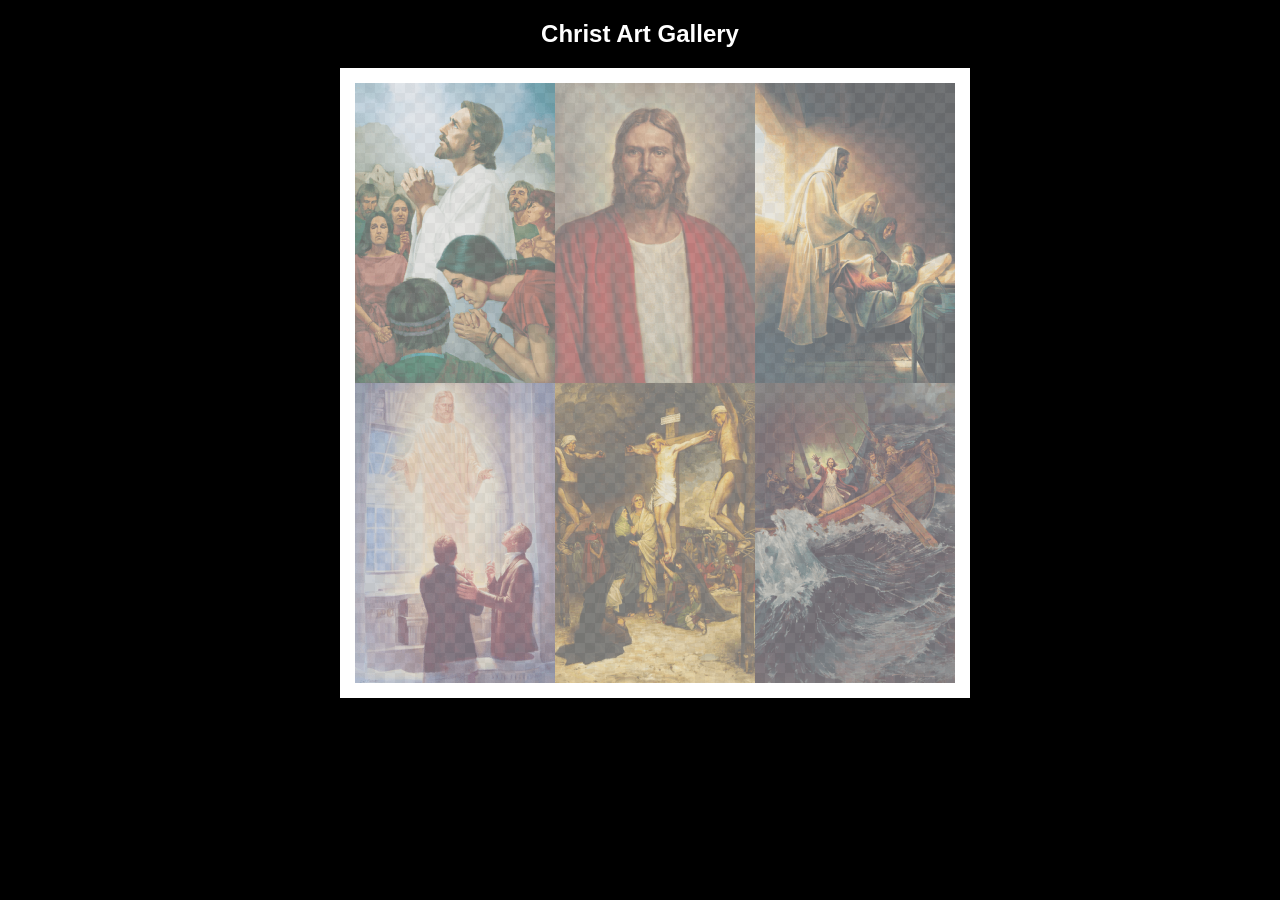
<file: ice/gallery/gallery/gallery.html>
<!DOCTYPE html>
<html lang="en">
<head>
    <meta charset="UTF-8">
    <meta name="viewport" content="width=device-width, initial-scale=1.0">
    <title>Images of Christ</title>
    <style>
        body {
            background: black;
        }
        #wrapper{
            width: 600px;
            margin: 0 auto;
        }
        nav {
            color: white;
            text-align: center;
            font-family: Haettenschweiler, 'Arial Narrow Bold', sans-serif;
        }
        #gallery{
            display: grid;
            grid-template-columns: 200px 200px 200px;
            border: 15px solid rgb(255, 255, 255);
            width: 100%;
            background-color: #ddd;
            background-image:
                linear-gradient(45deg, #ccc 26%, transparent 26%), 
                linear-gradient(135deg, #ccc 26%, transparent 26%),
                linear-gradient(45deg, transparent 75%, #ccc 75%),
                linear-gradient(135deg, transparent 75%, #ccc 75%);
            background-size: 20px 20px; /* Must be a square */
            background-position: 0 0, 10px 0, 10px -10px, 0px 10px; 
            
        }
        #gallery a {
            cursor: url('images/christus.png'), pointer;
        }
        #gallery img {
            /* make a thumbnail of the image that is 200x300 
               instead of using width and height here to help the page load faster */
            width: 200px; 
            height: 300px;

            opacity:50%;
            display:block;
        }
        #gallery img:hover{
            opacity: 100%;
        }
    </style>
</head>
<body>
    <div id="wrapper">
        <nav>
            <h1>Christ Art Gallery</h1>
        </nav>
        <main>
            <div id="gallery">
                <a href="images/big/img1b.png"><img src="images/small/img1.png" alt="huge file size" ></a>
                <a href="images/big/img2b.png"><img src="images/small/img2.png" alt="huge file size" ></a>
                <a href="images/big/img3b.png"><img src="images/small/img3.png" alt="huge file size" ></a>
                <a href="images/big/img4b.png"><img src="images/small/img4.png" alt="huge file size" ></a>
                <a href="images/big/img5b.png"><img src="images/small/img5.png" alt="huge file size" ></a>
                <a href="images/big/img6b.png"><img src="images/small/img6.png" alt="huge file size" ></a>
            </div>
        </main>
    </div>
</body>
</html>
</file>
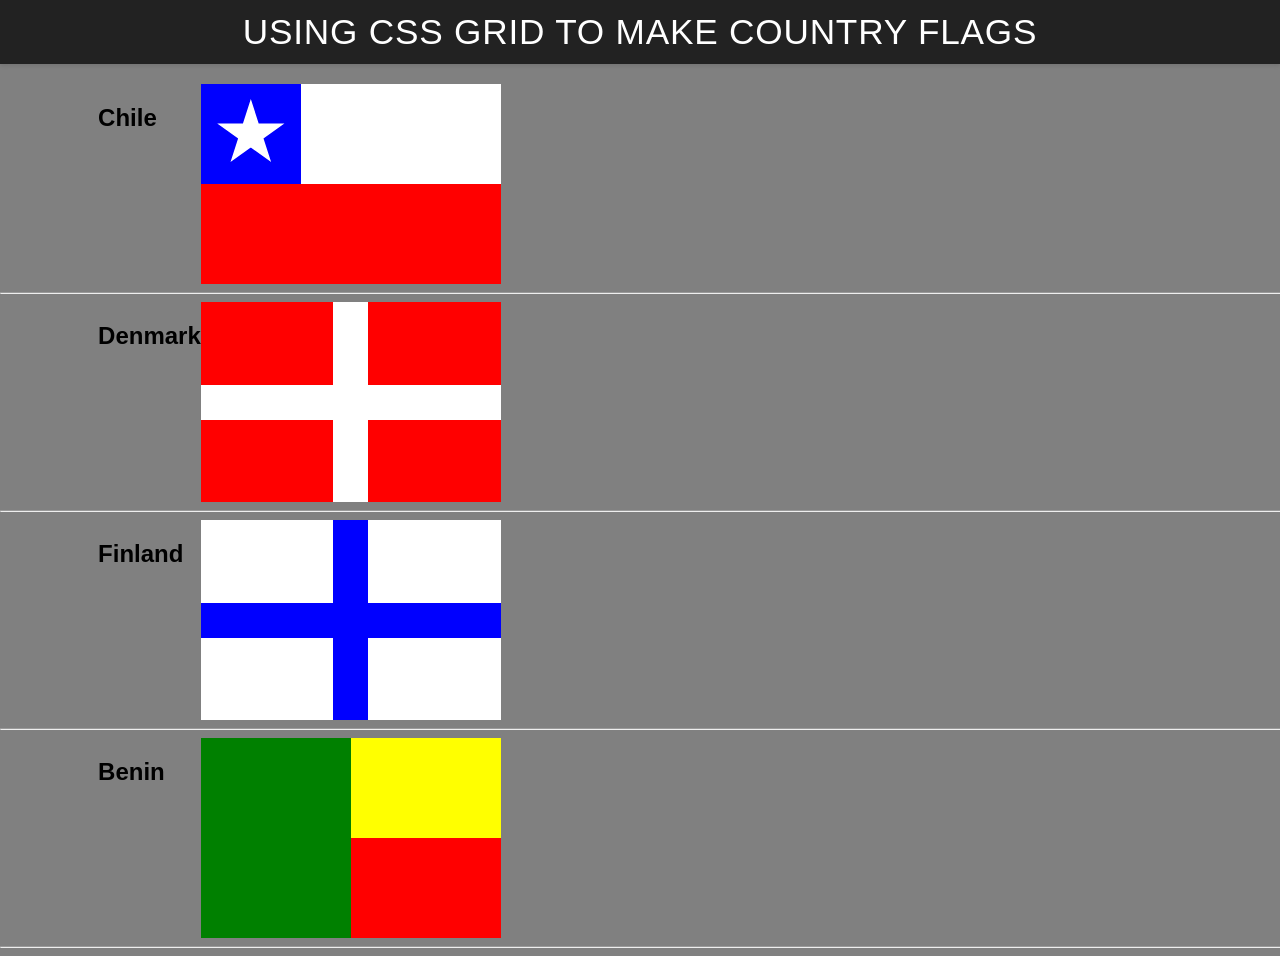
<file: ice/grid_flags/grid_flags/flags.html>
<!DOCTYPE html>
<html lang="en">

<head>
    <meta charset="UTF-8">
    <meta name="viewport" content="width=device-width, initial-scale=1.0">
    <title>Flag</title>
    <style>
        body {
            margin: 0;
            font-family: 'Helvetica Neue', sans-serif;
            background-color: gray;
        }

        header {
            background-color: #222;
            color: #fff;
            padding: 0.75rem 1.5rem;
            display: flex;
            align-items: center;
            justify-content: center;
            font-size: 1.1rem;
            letter-spacing: 0.05rem;
            text-transform: uppercase;
            box-shadow: 0 2px 4px rgba(0, 0, 0, 0.1);
        }

        header h1 {
            margin: 0;
            font-weight: 400;
        }
        main {
            display: grid;
            grid-template-columns: .1fr .1fr 1fr .1fr;
            margin-top: 20px;
        }
        hr {
            width: 100%;
            grid-column: 1 / 5;
        }
        h2 {
            grid-column: 2/3;
        }

        #byellow {
            background: yellow;
            grid-column: 2 / 3;
            grid-row: 1 / 2;
        }
        #bgreen {
            background: green;
            grid-column: 1 / 2;
            grid-row: 1 / 3;
        }

        #blue {
            background: blue;
            grid-column: 1 / 2;
            display: grid;
            align-items: center;
            justify-items: center;
        }

        #white {
            background: white;
            grid-column: 2 / 4;
        }

        #dwhite1 {
            background: white;
            grid-column: 2 / 3;
            grid-row: 1 / 4;
        }

        #dwhite2 {
            background: white;
            grid-column: 1 / 4;
            grid-row: 2 / 3;
        }

        #fwhite1 {
            background: white;
            grid-column: 1 / 4;
            grid-row: 1 / 4;
        }

        #fblue1 {
            background: blue;
            grid-column: 2 / 3;
            grid-row: 1 / 4;
        }

        #fblue2 {
            background: blue;
            grid-column: 1 / 4;
            grid-row: 2 / 3;
        }

        #red {
            background: red;
            grid-column: 1 / 4;

        }

        #dred1 {
            background: red;
            grid-column: 1 / 4;
            grid-row: 1 / 4;
        }

        #bred {
            background: red;
            grid-column: 2 / 3;
            grid-row: 2 / 3;
        }

        #chile {
            display: grid;
            grid-template-columns: 1fr 1fr 1fr;
            grid-template-rows: 1fr 1fr;
            height: 200px;
            width: 300px;
        }

        .star {
            width: 70px;
            aspect-ratio: 1;
            background: white;
            clip-path: polygon(50% 0, 79% 90%, 2% 35%, 98% 35%, 21% 90%);
        }

        #denmark {
            display: grid;
            grid-template-columns: 1fr 35px 1fr;
            grid-template-rows: 1fr 35px 1fr;
            height: 200px;
            width: 300px;
            
        }
        #finland {
            display: grid;
            grid-template-columns: 1fr 35px 1fr;
            grid-template-rows: 1fr 35px 1fr;
            height: 200px;
            width: 300px;
           

        }
        #benin {
            display: grid;
            grid-template-columns: 1fr 1fr;
            grid-template-rows: 1fr 1fr;
            height: 200px;
            width: 300px;

        }
    </style>
</head>

<body>
    <header>
        <h1>Using CSS Grid to make Country Flags</h1>
    </header>
    <main>
        <h2>Chile</h2>
        <div id="chile">
            <div id="blue">
                <div class="star"></div>
            </div>
            <div id="white"></div>
            <div id="red"></div>
        </div>
        <hr>

        <h2>Denmark</h2>
        <div id="denmark">
            <div id="dred1"></div>
            <div id="dwhite1"></div>
            <div id="dred2"></div>
            <div id="dwhite2"></div>
        </div>
        <hr>

        <h2>Finland</h2>
        <div id="finland">
            <div id="fwhite1"></div>
            <div id="fblue1"></div>
            <div id="fblue2"></div>
        </div>
        <hr>

        <h2>Benin</h2>
        <div id="benin">
            <div id="bgreen"></div>
            <div id="byellow"></div>
            <div id="bred"></div>
        </div>
        <hr>
    </main>
</body>

</html>
</file>
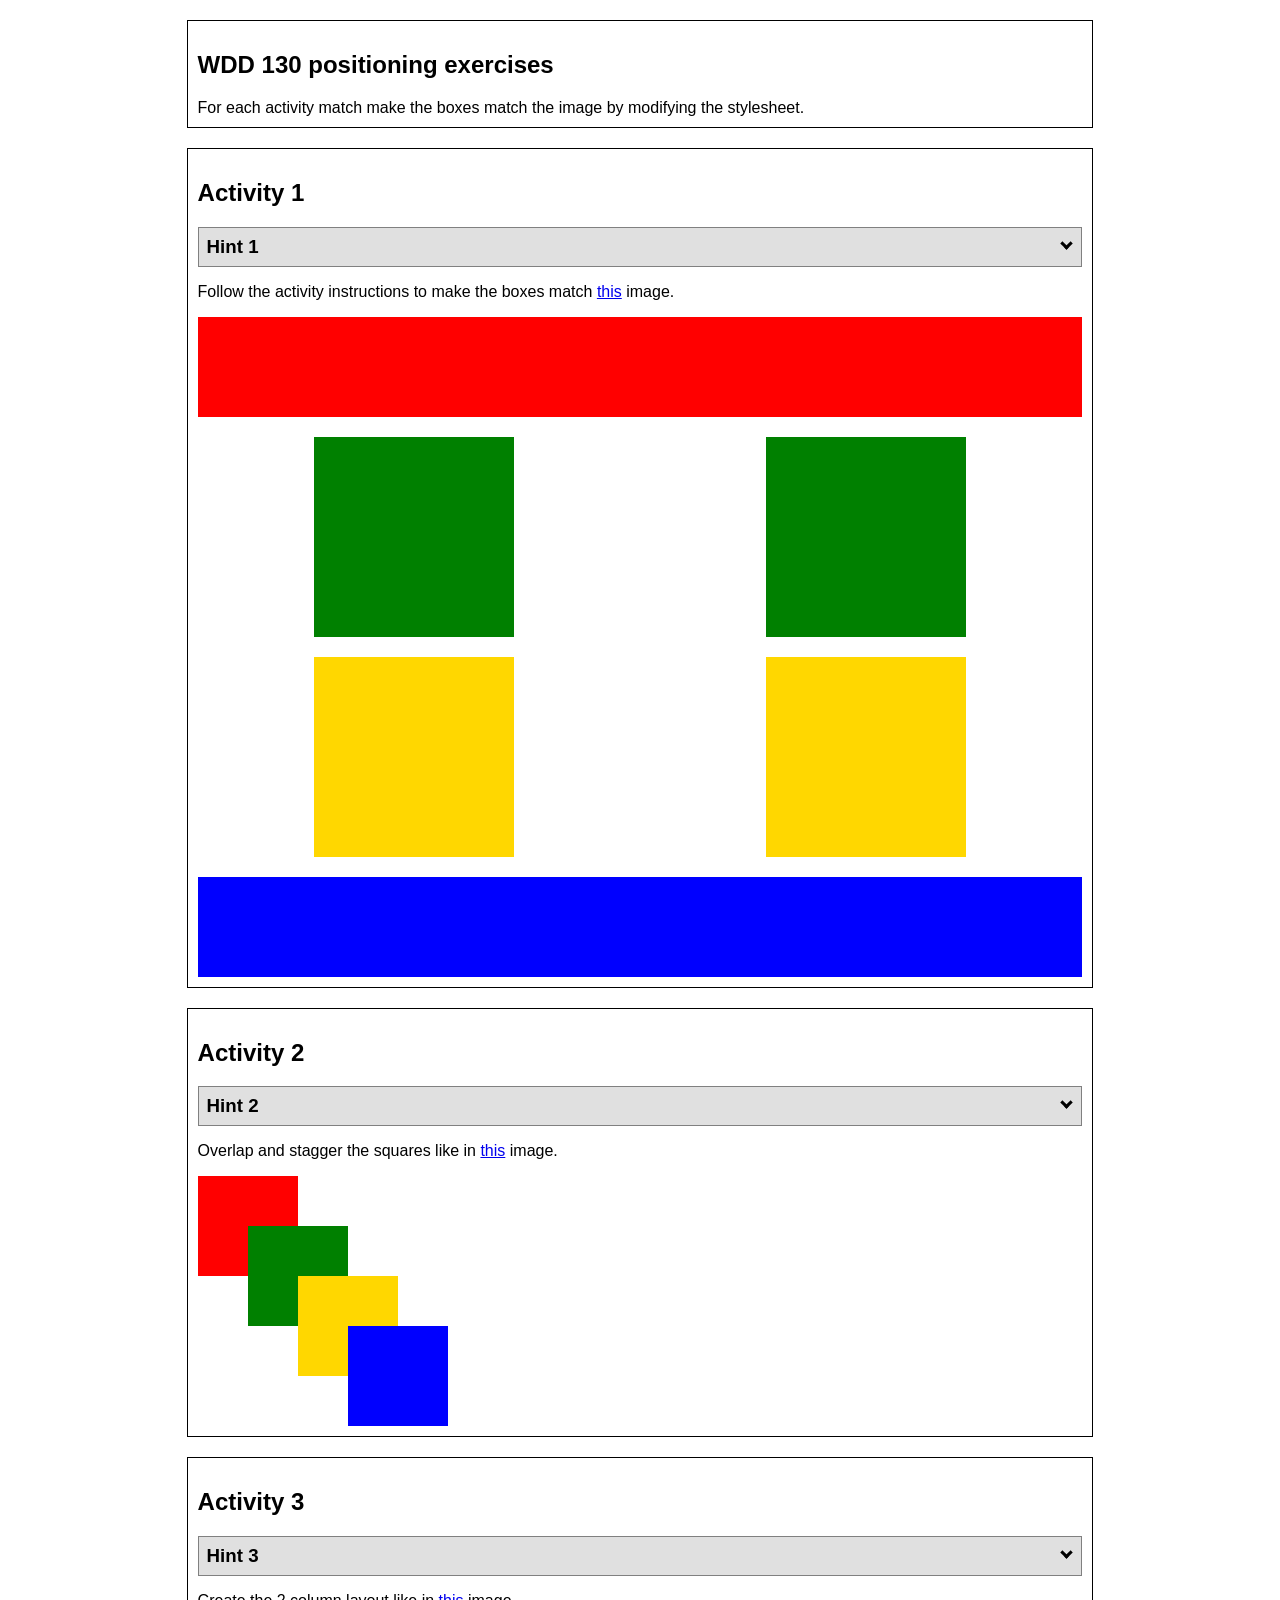
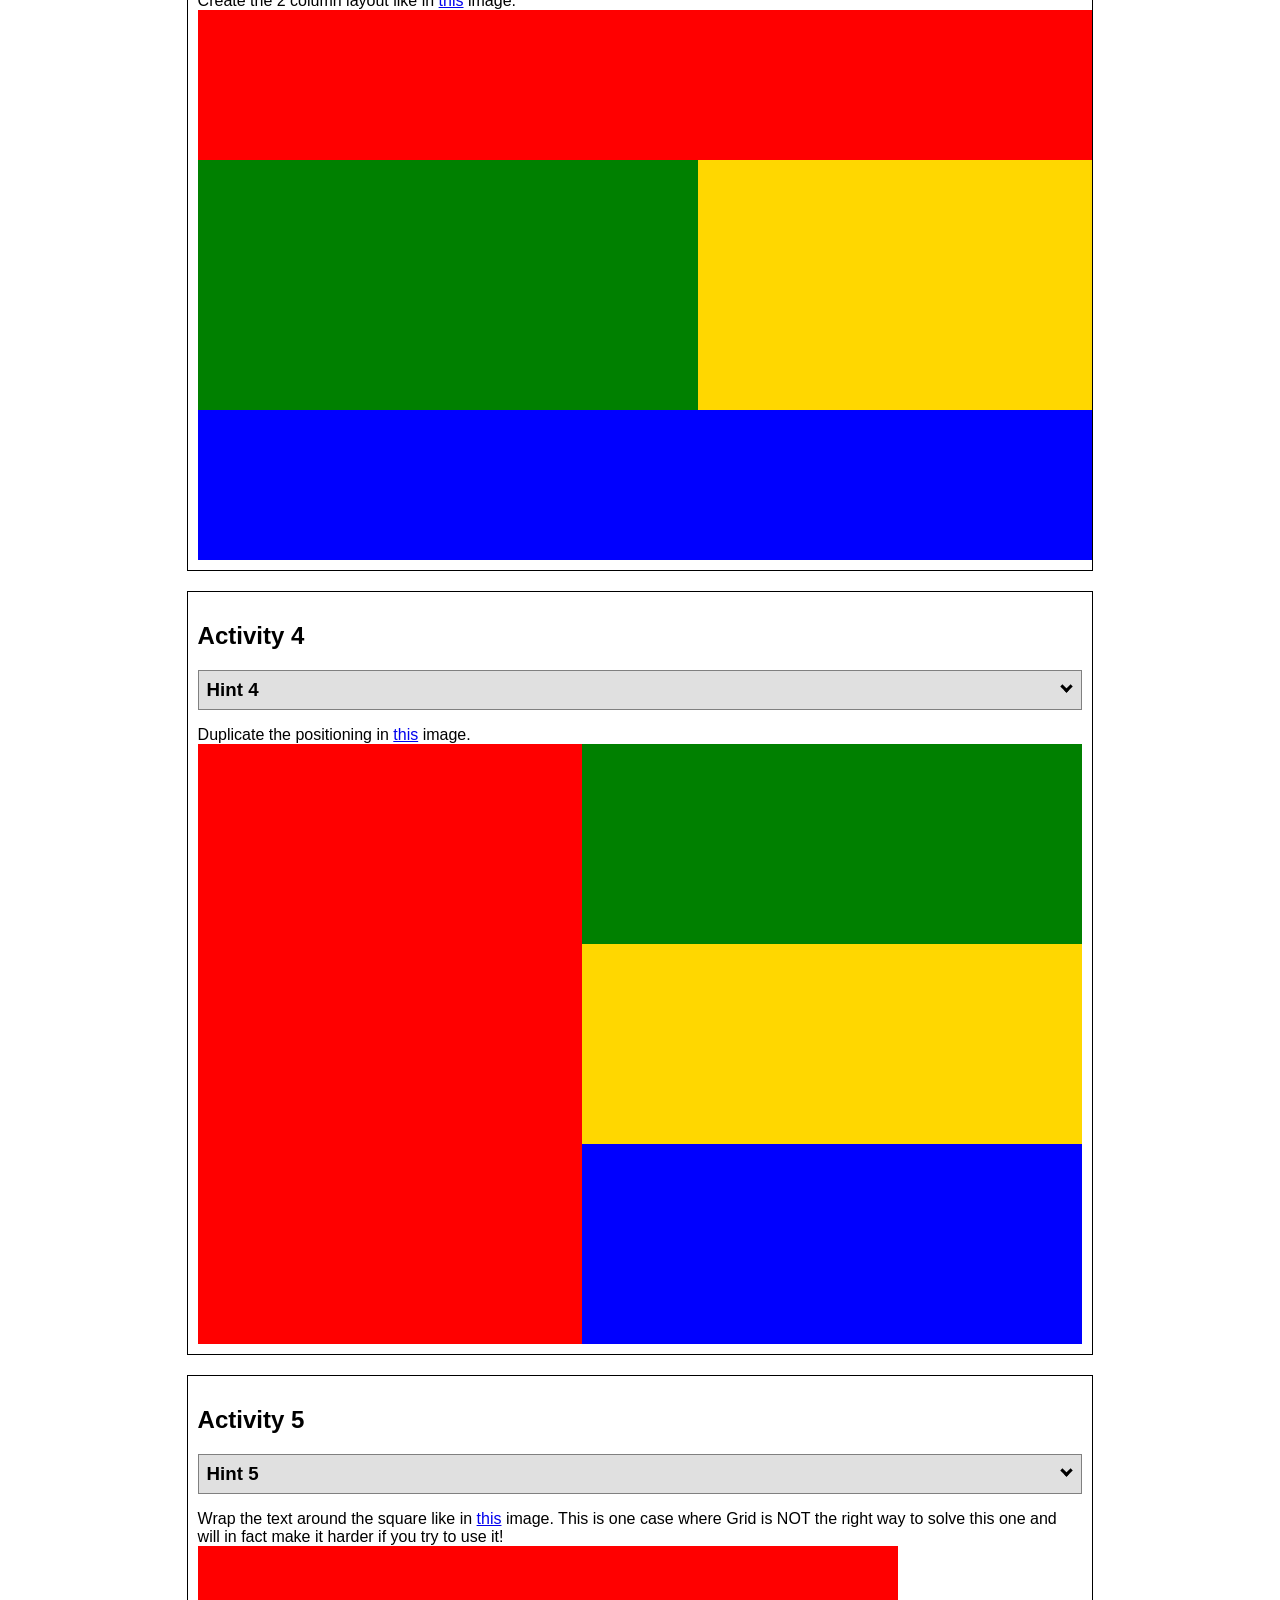
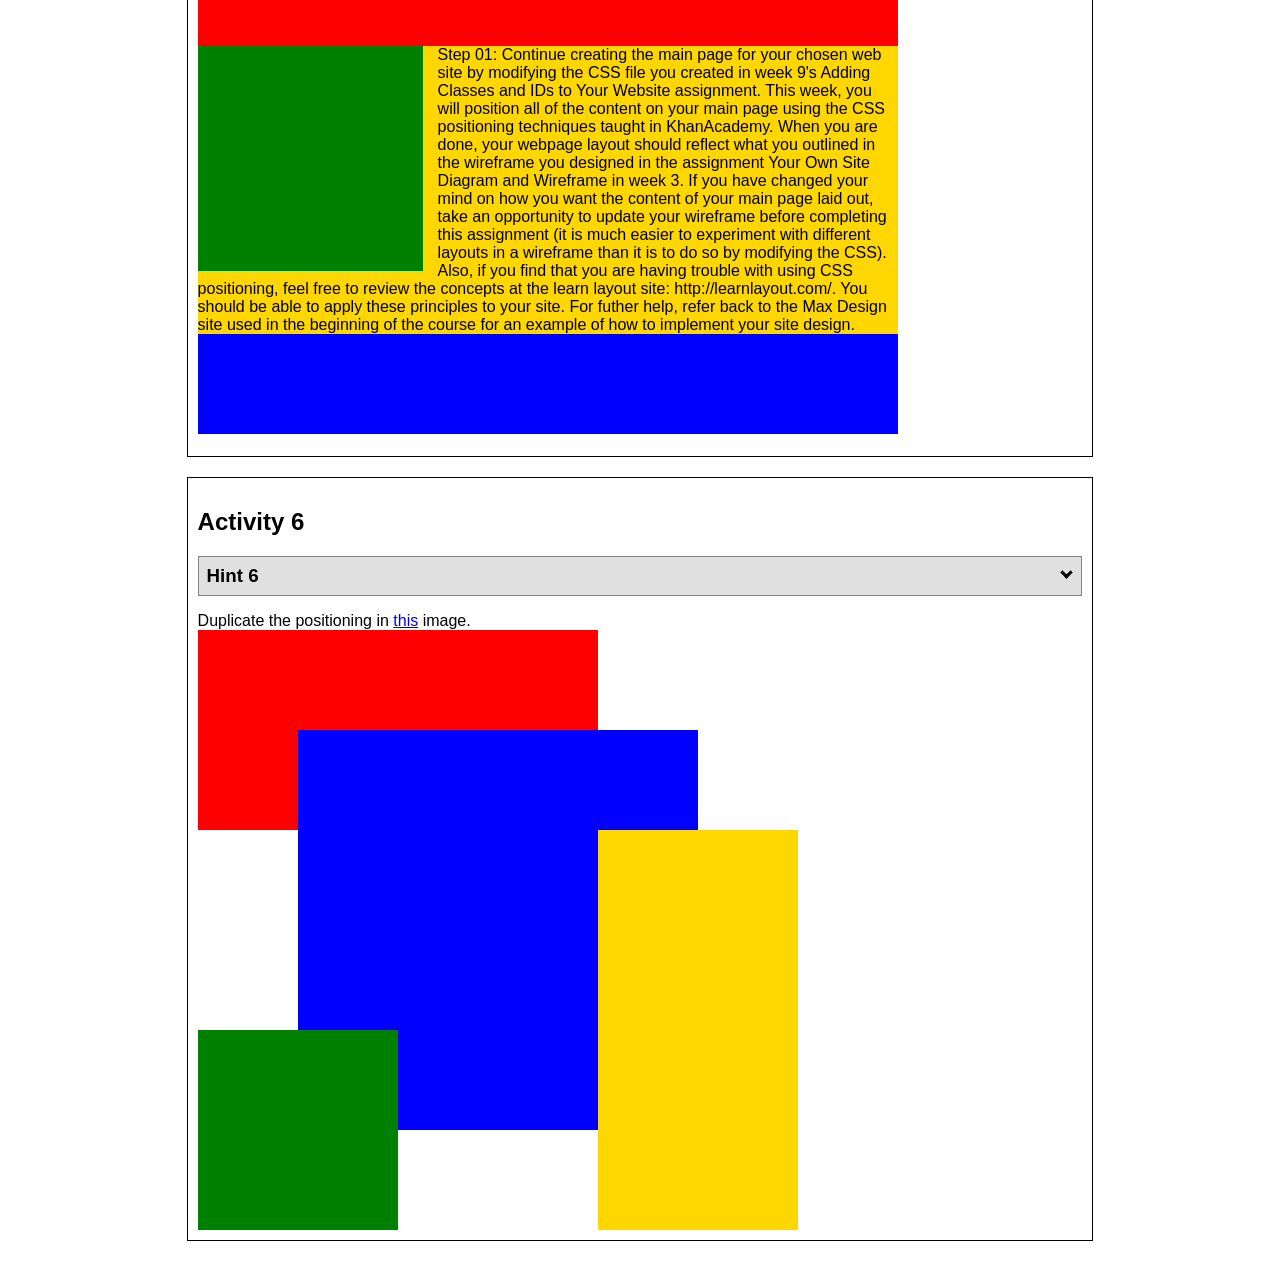
<file: ice/positioning/positioning/positioning.html>
<!DOCTYPE html>
<html lang="en">
  <head>
    <!-- HTML - Name: positioning.html -->
    <title>Positioning Activity</title>
    <link rel="stylesheet" type="text/css" href="positionstyles.css" />
  </head>
  <body>
    <div class="activity">
      <h2>WDD 130 positioning exercises</h2>
      For each activity match make the boxes match the image by modifying the stylesheet.</div>
    <div class="activity">
      <h2>Activity 1</h2>
      <section class="hint"><input type="checkbox" ><i></i> <h3>Hint 1</h3><div><p>Use the activity instructions for the firt activity</a></p></div></section>
      <p>Follow the activity instructions to make the boxes match  <a href="images/example1.png" target="_blank">this</a> image.</p>
      <div class="content1" >
        <div class="red1" ></div>
        <div class="green1" ></div>
        <div class="green1" ></div>
        <div class="yellow1"></div>
        <div class="yellow1"></div>
        <div class="blue1"></div>
      </div>
    </div>
    <div class="activity">
      <h2>Activity 2</h2>
      <section class="hint"><input type="checkbox" > <h3>Hint 2</h3><i></i><div>
      <ul>
      <li>grid-template-columns: 50px 50px 50px 50px 50px </li></ul></div></section>
      <p>Overlap and stagger the squares like in <a href="images/example2.png" target="_blank">this</a> image.</p>
      <div class="content2" >
        <div class="red2" ></div>
        <div class="green2" ></div>
        <div class="yellow2"></div>
        <div class="blue2"></div>
      </div>
    </div>
    <div class="activity">
      <h2>Activity 3</h2>
      <section class="hint"><input type="checkbox" > <h3>Hint 3</h3><i></i><div><p>This one is going to be best solved with CSS Grid. Remember to make the boxes the right width first...then start moving them around. </p><h4>Properties used:</h4><ul><li>display:grid;</li><li>grid-template-columns:</li><li>grid-column-gap:</li>
        <li>grid-column:</li>  </ul></div></section>
      Create the 2 column layout like in <a href="images/example3.png" target="_blank">this</a>  image.
      <div class="content3" >
        <div class="red3" ></div>
        <div class="green3" ></div>
        <div class="yellow3"></div>
        <div class="blue3"></div>
      </div>
    </div>
    <div class="activity">
      <h2>Activity 4</h2>
      <section class="hint"><input type="checkbox" > <h3>Hint 4</h3><i></i><div><p>For the others we have been primarily concerned with width. For this one you will need to adjust height as well. </p><h4>Properties used:</h4><ul><li>display:grid;</li><li>grid-template-columns:</li><li>grid-row:</li></ul></div></section>
      Duplicate the positioning in <a href="images/example4.png" target="_blank">this</a> image. 
      <div class="content4" >
        <div class="red4" ></div>
        <div class="green4" ></div>
        <div class="yellow4"></div>
        <div class="blue4"></div>
      </div>
    </div>

    <div class="activity">
      <h2>Activity 5</h2>
      <section class="hint"><input type="checkbox" > <h3>Hint 5</h3><i></i><div><p>Grid is <strong>not</strong> the right way to do this.  In fact there is only one way to really do that...and that is with float. Remember that we float the thing we want the text to wrap around.  Also remember to start by making all the shapes the right size and shape.</p><h4>Properties used:</h4><ul><li>float: left;</li></ul></div></section>
      Wrap the text around the square like in <a href="images/example5.png" target="_blank">this</a> image. This is one case where Grid is NOT the right way to solve this one and will in fact make it harder if you try to use it!
      <div class="content5" >
        <div class="red5" ></div>
        <div class="green5" ></div>
        <div class="yellow5">Step 01: Continue creating the main page for your chosen web site by modifying the CSS file you created in week 9's Adding Classes and IDs to Your Website assignment. This week, you will position all of the content on your main page using the CSS positioning techniques taught in KhanAcademy. When you are done, your webpage layout should reflect what you outlined in the wireframe you designed in the assignment Your Own Site Diagram and Wireframe in week 3. If you have changed your mind on how you want the content of your main page laid out, take an opportunity to update your wireframe before completing this assignment (it is much easier to experiment with different layouts in a wireframe than it is to do so by modifying the CSS). Also, if you find that you are having trouble with using CSS positioning, feel free to review the concepts at the learn layout site: http://learnlayout.com/. You should be able to apply these principles to your site. For futher help, refer back to the Max Design site used in the beginning of the course for an example of how to implement your site design.</div>
        <div class="blue5"></div>
      </div>
    </div>
    <div class="activity">
      <h2>Activity 6</h2>
      <section class="hint"><input type="checkbox" > <h3>Hint 6</h3><i></i><div><p>This one is all about visualizing the grid behind the layout. If you are having a hard time doing that first: all the sizes are even multiples of 100, and second here is another example with the lines drawn: <a href="images/example6-hint.png" target="_blank">example 6 with lines</a>. For this one you will find it easiest if you use px for the column width. You can also use <kbd>z-index</kbd> to control the element layering.    </p><h4>Properties used:</h4><ul><li>display:grid;</li><li>grid-template-columns:</li><li>grid-column:</li><li>grid-row:</li><li><a href="https://www.w3schools.com/cssref/pr_pos_z-index.asp" target="_blank">z-index:</a></li></ul></div></section>
      Duplicate the positioning in <a href="images/example6.png" target="_blank">this</a> image.
      <div class="content6" >
        <div class="red6" ></div>
        <div class="green6" ></div>
        <div class="yellow6"></div>
        <div class="blue6"></div>
      </div>
    </div>
  </body>
</html>
</file>
<file: wwr/styles/style.css>
/* FONTS */
@font-face {
    font-family: 'Minecrafter';
    src: url('../../fonts/Minecrafter.Reg.ttf') format('truetype');
}

@font-face {
    font-family: 'Dentika';
    src: url('../../fonts/Dentika-Regular.ttf') format('truetype');
}

/* VARIABLES */
:root {
    --primary-color: #2596be;
    --secondary-color: #becbe2;
    --accent1-color: #4c4c4c;
    --accent2-color: #ffffff;

    --heading-font: 'Minecrafter', sans-serif;
    --paragraph-font: 'Dentika', Helvetica, sans-serif;
}

/* BASE */
body {
    margin: 0;
    font-family: var(--paragraph-font);
    background-color: var(--accent2-color);
}

#content {
    max-width: 1600px;
    margin: 0 auto;
}

/* HEADER */
header {
    display: grid;
    grid-template-columns: 150px auto;
    background-color: rgba(37, 150, 190, 0.85);
}

#logo_link {
    padding-top: 5px;
    justify-self: center;
    align-self: center;
}

.logo {
    width: 100%;
}

nav {
    display: flex;
    justify-content: space-around;
    align-items: center;
}

nav a {
    color: white;
    text-decoration: none;
    padding: 35px;
    font-size: 1.2em;
}

nav a:hover {
    background-color: var(--secondary-color);
    color: var(--primary-color);
}

/* HERO */
#hero {
    display: grid;
    grid-template-columns: 1fr 3fr 1fr;
    margin-top: -100px;
}

#hero-box {
    grid-column: 1 / 4;
    grid-row: 1 / 3;
    z-index: -1;
}

#hero-img {
    width: 100%;
}

#hero-msg {
    grid-column: 2 / 3;
    grid-row: 1 / 2;
    margin-top: 100px;
    text-align: center;
}

.home-title {
    font-family: var(--heading-font);
    font-size: 3em;
    color: var(--primary-color);
}

#hero-msg h4 {
    color: white;
}

/* HOME GRID */
.home-grid {
    display: grid;
    grid-template-columns: repeat(10, 1fr);
    margin-top: 100px;
}

/* CARDS */
.rivers-card {
    grid-column: 2 / 4;
    grid-row: 2 / 3;
}

.camping-card {
    grid-column: 5 / 7;
    grid-row: 2 / 3;
}

.rapids-card {
    grid-column: 8 / 10;
    grid-row: 2 / 3;
}

.rivers-card,
.camping-card,
.rapids-card {
    text-align: center;
}

.card-img {
    width: 100%;
    border: 10px solid var(--secondary-color);
    transition: transform 0.5s;
    box-shadow: 5px 5px 10px var(--accent1-color);
}

.card-img:hover {
    opacity: 0.6;
    transform: scale(1.1);
}

.icon {
    width: 80px;
    margin-top: 10px;
}

/* BACKGROUND SECTION */
#background {
    background-color: var(--secondary-color);
    grid-column: 1 / 11;
    grid-row: 4 / 9;
}

.mountains {
    width: 100%;
    grid-column: 2 / 7;
    grid-row: 5 / 8;
    box-shadow: 5px 5px 10px var(--accent1-color);
}

/* MESSAGE */
.msg {
    background-color: var(--primary-color);
    padding: 35px;
    grid-column: 6 / 10;
    grid-row: 6 / 7;
    box-shadow: 5px 5px 10px var(--accent1-color);
}

.msg h2 {
    font-family: var(--heading-font);
    color: white;
}

.msg p {
    color: white;
}

/* BUTTONS */
.book,
.join {
    background-color: var(--accent1-color);
    color: white;
    text-decoration: none;
    padding: 15px 30px;
    border-radius: 5px;
    display: inline-block;
}

.book:hover,
.join:hover {
    background-color: var(--secondary-color);
    color: var(--accent1-color);
}

/* FOOTER */
footer {
    background-color: var(--primary-color);
    padding: 25px 50px;
    margin-top: 200px;
    display: flex;
    justify-content: space-around;
    align-items: center;
    color: white;
}

footer a {
    color: white;
    text-decoration: none;
}

footer a:hover {
    color: var(--secondary-color);
}

footer .social img {
    width: 40px;
}

/* RESPONSIVE DESIGN */
@media screen and (max-width: 900px) {
    #hero,
    .home-grid {
        display: block;
        height: auto;
    }

    nav,
    footer {
        flex-direction: column;
    }

    nav a {
        display: block;
        padding: 15px;
    }

    #hero {
        margin-top: 0;
    }

    #hero-msg {
        margin-top: 0;
    }

    #hero-msg h4 {
        display: none;
    }

    #hero-msg h1 {
        color: var(--accent1-color);
    }

    .home-title {
        font-size: 25px;
    }

    .rivers-card,
    .camping-card,
    .rapids-card {
        margin: 50px auto;
        width: 60%;
    }

    #background {
        display: none;
    }

    .mountains,
    .msg {
        width: 80%;
        display: block;
        margin: 0 auto;
    }

    footer {
        margin-top: 25px;
    }
}
</file>
<file: portfolio/styles/styles.css>
/* titles */
@import url('https://fonts.googleapis.com/css2?family=Cinzel:wght@400;700&display=swap');
/* texts */
@import url('https://fonts.googleapis.com/css2?family=Crimson+Text:ital,wght@0,400;0,700;1,400&display=swap');

main {
    background-color: #1a1a1a; 
    border: 3px solid #8a0303; 
    outline: 2px solid #ff0000; 
    outline-offset: 3px; 
    padding: 20px;
    margin: 20px auto;
    max-width: 900px;
}


.archive-grid {
    display: grid;
    grid-template-columns: 1fr 1fr; 
    gap: 35px;
    max-width: 1000px;
    margin-top: -25px;
}

.grid-item {
    background-color: #0a0a0a; 
    border: 1px solid #ba0303; 
    padding: 20px;
}

.wide {
    grid-column: span 2;
}

.grid-item h2 {
    font-family: 'Cinzel', serif;
    color: #ff0000;
    margin-top: 0;
    font-size: 1.1rem;
}

.grid-item p {
    font-family: 'Crimson Text', serif;
    color: #e0e0e0;
}

.grid-item input {
    background: #1a1a1a;
    border: 1px solid #ba0303;
    color: white;
    padding: 5px;
}

body {
    background-color: #0a0a0a; 
    color: #e0e0e0;            
    font-family: 'Crimsom Text', serif;
    margin: 0;
    padding: 20px;
}

h1 {
    font-family: 'Cinzel', serif;
    color: #ff0000;            
    text-shadow: 0 0 10px #8a0303;
}

.sanctuary-header {
    display: flex;
    flex-direction: column;
    align-items: center; 
    text-align: center;
    padding: 50px 20px;
    background: #0a0a0a;
}

.nav-links {
    color: #e0e0e0; 
    font-family: 'Crimson Text', serif; 
    text-decoration: none;
    margin: 0 10px;
}

.main-logo {
    height: 350px; 
    width: auto;
    margin-top: -70px;
    margin-bottom: 10px;
    transition: 0.3s ease;
}

h1 {
    font-family: 'Cinzel', serif;
    color: #ff0000;
    font-size: 2.5rem;
    margin: 0 0 30px 0;
    text-transform: uppercase;
    letter-spacing: 10px;
    transition: 0.3s ease;
}

.sacred-nav {
    display: flex;
    gap: 60px;
    flex-wrap: wrap;
    justify-content: center;
}

.sacred-nav a {
    font-family: 'Cinzel', serif;
    color: #e0e0e0; 
    text-decoration: none;
    font-size: 1.1rem;
    transition: 0.3s ease;
}


.sacred-nav a:hover {
    color: #ff0000;
    text-shadow: 0 0 8px #ff0000;
}

.audio-container {
    position: fixed;
    bottom: 30px;
    right: 30px;
    z-index: 100;
}

.audio-btn {
    background: #0a0a0a; 
    border: 2px solid #ba0303; 
    padding: 12px;
    cursor: pointer;
    box-shadow: 0 0 15px #ba0303; 
    display: flex;
    align-items: center;
    justify-content: center;
}

#audio-icon {
   
    width: 50px; 
    height: auto;
    
    filter: drop-shadow(0 0 8px #ff0000);
    transition: opacity 0.3s ease, filter 0.3s ease;
}


.is-muted {
    filter: grayscale(1) !important;
    opacity: 0.3;
}
</file>
<file: ice/favorite_devo/favorite_devo/styles/styles.css>
body {
  margin: 0;
  height: 100%;
  font-family: Arial, sans-serif;
  background: linear-gradient(to bottom, #d3d3d3, #001f3f);
  background-repeat: no-repeat; /* Just in case */
  background-attachment: fixed;
}

.container {
  text-align: center;
}

.header {
  padding: 20px 0;
}

.header-image {
  background-image: url('../images/icenter.png'); /* Replace with your image */
  background-repeat: no-repeat;
  background-position: center;
  height: 150px;
  display: flex;
  flex-direction: column;
  justify-content: center;
  color: white;

}

.header-image h1 {
  margin: 0;
  line-height: 0.9;
    font-size: 3.5em;
  font-weight: bold;
  text-shadow: 2px 2px 4px rgba(0, 0, 0, 0.7);
  background: #00000055;
}

.content-box {
  background-color: white;
  margin: 30px auto;
  width: 90%;
  max-width: 900px;
  padding: 40px;
  box-shadow: 5px 5px 0px black;
  min-height: 400px;
}

table.blueTable {
  border: 1px solid #1C6EA4;
  background-color: #EEEEEE;
  width: 100%;
  text-align: center;
  border-collapse: collapse;
}
table.blueTable td, table.blueTable th {
  border: 1px solid #AAAAAA;
  padding: 3px 2px;
  height: 50px;
}
table.blueTable tbody td {
  font-size: 16px;
}
table.blueTable tr:nth-child(even) {
  background: #2596BE;
}
table.blueTable thead {
  background: #032241;
  background: -moz-linear-gradient(top, #425970 0%, #1c3854 66%, #032241 100%);
  background: -webkit-linear-gradient(top, #425970 0%, #1c3854 66%, #032241 100%);
  background: linear-gradient(to bottom, #425970 0%, #1c3854 66%, #032241 100%);
  border-bottom: 2px solid #444444;
}
table.blueTable thead th {
  font-size: 22px;
  font-weight: bold;
  color: #FFFFFF;
  text-align: center;
}
.devo-form {
  margin: 30px auto;
  display: flex;
  flex-direction: column;
  gap: 8px;
  text-align: left;
  max-width: 350px;   /* makes form smaller */
}

.devo-form label {
  font-weight: bold;
  font-size: 14px;
}

.devo-form input {
  padding: 6px;
  border: 1px solid #aaa;
  border-radius: 4px;
  font-size: 14px;
}

.devo-form button {
  margin-top: 8px;
  padding: 8px;
  background-color: #032241;
  color: white;
  border: none;
  border-radius: 4px;
  cursor: pointer;
  font-size: 14px;
}

.devo-form button:hover {
  background-color: #1C6EA4;
}
</file>
<file: ice/positioning/positioning/positionstyles.css>
/* CSS - Name: "positionstyles.css" */
/* Activity 1 styles */
.content1 {
  /* This is the parent of the activity 1 boxes. */
  display: grid;
  grid-template-columns: 1fr 1fr;
  gap: 20px;
  justify-items: center;
}

.red1 { 
  width: 100%; 
  height: 100px; 
  background-color: red; 
  grid-column: 1 / 3;

} 
.green1 {
  width: 200px; 
  height: 200px; 
  background-color: green; 

} 
.yellow1 {
  width: 200px; 
  height: 200px; 
  background-color: gold; 
} 
.blue1 {
  width: 100%; 
  height: 100px; 
  background-color: blue; 
  grid-column: 1 / 3;
} 
/* Activity 2 styles */ 
.content2 {
  /* This is the parent of the activity 2 boxes. */
  display: grid;
  grid-template-columns: 50px 50px 50px 50px 50px;
  
}
.red2 {
  width: 100px; 
  height: 100px; 
  background-color: red; 
  grid-column: 1 / 3;
} 
.green2 { 
  width: 100px; 
  height: 100px; 
  background-color: green; 
  grid-column: 2 / 4;
  margin-top: -50px;

} 
.yellow2 {
  width: 100px; 
  height: 100px; 
  background-color: gold; 
  grid-column: 3 / 5;
  margin-top: -50px;
} 

.blue2 {
  width: 100px; 
  height: 100px; 
  background-color: blue; 
  grid-column: 4 / 6;
  margin-top: -50px;
} 
/* Activity 3 styles */ 
.content3 {
  /* This is the parent of the activity 3 boxes. */
  display: grid;
  grid-template-columns: 1fr 1fr;
}
.red3 {
  width: 100%; 
  height: 150px; 
  background-color: red; 
  grid-column: 1 / 3;
} 
.green3 {
  width: 500px; 
  height: 250px; 
  background-color: green;
  justify-self: left;
  
} 
.yellow3 {
  width: 500px; 
  height: 250px; 
  background-color: gold; 
  justify-self: right;
} 
.blue3 {
  width: 100%;
  height: 150px; 
  background-color: blue; 
  grid-column: 1 / 3;
} 
/* Activity 4 styles */ 
.content4 {
  /* This is the parent of the activity 4 boxes. */
  display: grid;
  grid-template-columns: 1fr 1fr;
  grid-template-rows: 1fr 1fr 1fr;
  height: 600px;
}
.red4 {
  width: 100%; 
  height: 600px; 
  background-color: red; 
  grid-row: 1 / 4;
} 
.green4 {
  width: 500px; 
  height: 200px; 
  background-color: green; 
  grid-column: 2 / 3;
} 
.yellow4 {
  width: 500px; 
  height: 200px; 
  background-color: gold; 
  grid-column: 2 / 3 ;
  grid-row: 2 / 3;
} 
.blue4 {
  width: 500px; 
  height: 200px; 
  background-color: blue; 
  grid-column: 2 / 3;
  grid-row: 3 / 4;
} 
/* Activity 5 styles */ 
.content5 {
  /* This is the parent of the activity 5 boxes. */
  height: 500px;
  width: 700px;
}
.red5 { 
  width: 100%; 
  height: 100px; 
  background-color: red; 
} 
.green5 { 
  width: 225px; 
  height: 225px; 
  background-color: green;
  float: left;
  margin-right: 15px;
  
} 
.yellow5 {
  background-color: gold; 
} 
.blue5 {
  width: 100%; 
  height: 100px; 
  background-color: blue; 
 
} 
/* Activity 6 styles */ 
.content6 {
  /* This is the parent of the activity 6 boxes. */
  display: grid;
  grid-template-columns: 100px 100px 100px 100px 100px 100px;
  grid-template-rows: 100px 100px 100px 100px 100px 100px;
}
.red6 {
  width: 400px; 
  height: 200px; 
  background-color: red; 
  grid-column: 1 / 5;
  grid-row: 1 / 3;
} 
.green6 {
  width: 200px; 
  height: 200px; 
  background-color: green; 
  grid-column: 1 / 3;
  grid-row: 5 / 7;
  z-index: 1;
} 
.yellow6 { 
  background-color: gold; 
  grid-column: 5 / 7;
  grid-row: 3 / 7;
  z-index: 1;

} 
.blue6 {
  background-color: blue; 
  grid-column: 2 / 6;
  grid-row: 2 / 6;
  
} 


/* Do not make any changes below here */
.activity {
  width: 70%; 
  margin: 20px auto; 
  font-family: Arial, sans-serif; 
  border: 1px solid black; 
  padding: 10px; 
  clear:both; 
  overflow: auto;
} 

.hint {
  border: 1px solid grey;
  background: #e0e0e0;
  padding: .5em;
  position: relative;
  margin: 1em 0;
}
.hint h3 {
  margin: 0;
}
.hint:hover {
  background: #d0d0d0;
}
.hint > div {
  display: none;
}

.hint input[type=checkbox] {
  position: absolute;
  width: 100%;
  height: 100%;
  opacity: 0;
  z-index: 1;
  cursor: pointer;
}

.hint input[type=checkbox]:checked ~ div {
  display: block;
}

.hint i {
  position: absolute;
  transform: translate(-6px, 0);
  margin-top: 16px;
  right: 10px;
  top: -3px;
}
.hint i:before, .hint i:after {
  content: "";
  position: absolute;
  background-color: black;
  width: 3px;
  height: 9px;
}
.hint i:before {
  transform: translate(2px, 0) rotate(45deg);
}
.hint i:after {
  transform: translate(-2px, 0) rotate(-45deg);
}

.hint input[type=checkbox]:checked ~ i:before {
  transform: translate(-2px, 0) rotate(45deg);
}
.hint input[type=checkbox]:checked ~ i:after {
  transform: translate(2px, 0) rotate(-45deg);
}
.hint a {
  position: relative;
  z-index: 1;
}
</file>
